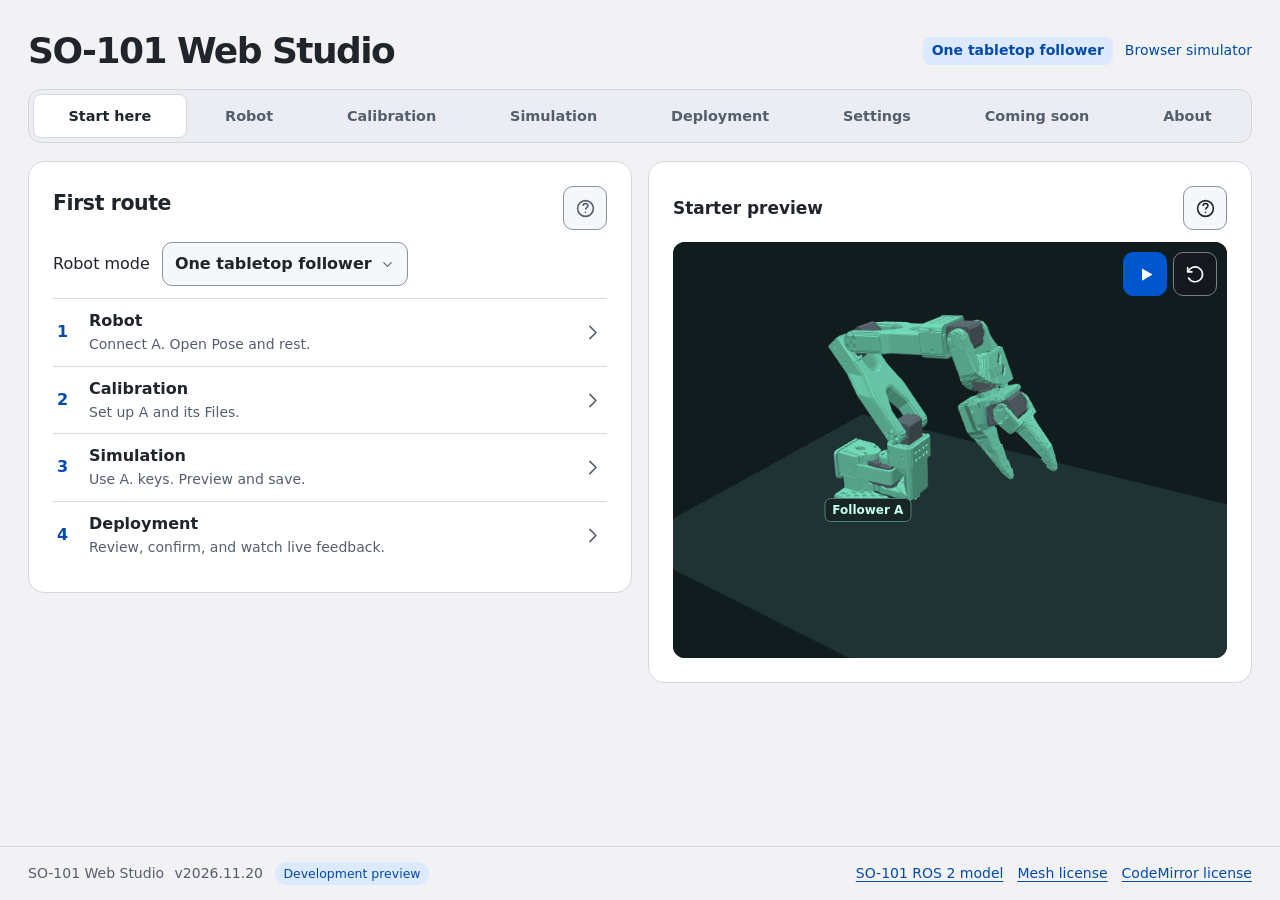
<file: index.html>
<!doctype html>
<html lang="en">
<meta charset="utf-8">
<meta name="viewport" content="width=device-width,initial-scale=1">
<title>SO-101 Web Studio</title>
<link rel="stylesheet" href="vendor/codemirror.css">
<link rel="stylesheet" href="vendor/codemirror-theme.css">
<link rel="stylesheet" href="vendor/codemirror-hint.css">
<link rel="stylesheet" href="studio.css?v=profile-toolbar">
<link rel="stylesheet" href="studio-editor.css?v=export-editor">
<link rel="stylesheet" href="codebook.css?v=independent-cards">
<svg class="studio-glyphs" xmlns="http://www.w3.org/2000/svg" aria-hidden="true" width="0" height="0">
  <symbol id="glyph-help" viewBox="0 0 24 24"><circle cx="12" cy="12" r="9"/><path d="M9.2 9a2.8 2.8 0 0 1 5.6 0c0 2-2.8 2.1-2.8 4.2"/><circle cx="12" cy="16.4" r="0.9" fill="currentColor" stroke="none"/></symbol>
  <symbol id="glyph-close" viewBox="0 0 24 24"><path d="m6 6 12 12M18 6 6 18"/></symbol>
  <symbol id="glyph-expand" viewBox="0 0 24 24"><path d="M8 4H4v4m12-4h4v4M4 16v4h4m12-4v4h-4"/></symbol>
  <symbol id="glyph-collapse" viewBox="0 0 24 24"><path d="M4 8h4V4m12 4h-4V4M4 16h4v4m12-4h-4v4"/></symbol>
  <symbol id="glyph-play" viewBox="0 0 24 24"><path d="m8 5 12 7-12 7z" fill="currentColor" stroke="none"/></symbol>
  <symbol id="glyph-stop" viewBox="0 0 24 24"><rect x="6" y="6" width="12" height="12" rx="2" fill="currentColor" stroke="none"/></symbol>
  <symbol id="glyph-reset" viewBox="0 0 24 24"><path d="M3 4v5h5M3.5 9a8.5 8.5 0 1 1 .6 7"/></symbol>
  <symbol id="glyph-sidebar" viewBox="0 0 24 24"><rect x="3" y="5" width="18" height="14" rx="2"/><path d="M14 5v14m3-10h1m-1 3h1"/></symbol>
  <symbol id="glyph-next" viewBox="0 0 24 24"><path d="m9 5 7 7-7 7"/></symbol>
  <symbol id="glyph-download" viewBox="0 0 24 24"><path d="M12 3v12m-4-4 4 4 4-4M4 16v4h16v-4"/></symbol>
  <symbol id="glyph-upload" viewBox="0 0 24 24"><path d="M12 16V4m-4 4 4-4 4 4M4 16v4h16v-4"/></symbol>
  <symbol id="glyph-copy" viewBox="0 0 24 24"><rect x="8" y="8" width="12" height="12" rx="2"/><path d="M16 4H6a2 2 0 0 0-2 2v10"/></symbol>
  <symbol id="glyph-folder" viewBox="0 0 24 24"><path d="M3 7a2 2 0 0 1 2-2h5l2 2h7a2 2 0 0 1 2 2v8a2 2 0 0 1-2 2H5a2 2 0 0 1-2-2z"/></symbol>
  <symbol id="glyph-trash" viewBox="0 0 24 24"><path d="M4 7h16M9 7V4h6v3m3 0-1 13H7L6 7m4 4v5m4-5v5"/></symbol>
  <symbol id="glyph-save" viewBox="0 0 24 24"><path d="M5 3h12l4 4v14H3V3h2m3 0v6h8V3M7 21v-8h10v8"/></symbol>
  <symbol id="glyph-chevron" viewBox="0 0 24 24"><path d="m6 9 6 6 6-6"/></symbol>
  <symbol id="glyph-check" viewBox="0 0 24 24"><path d="m5 12 4 4L19 6"/></symbol>
  <symbol id="glyph-code" viewBox="0 0 24 24"><path d="m8 7-5 5 5 5m8-10 5 5-5 5m-3-13-2 16"/></symbol>
  <symbol id="glyph-eye" viewBox="0 0 24 24"><path d="M2 12s3.6-6 10-6 10 6 10 6-3.6 6-10 6-10-6-10-6Z"/><circle cx="12" cy="12" r="2.5"/></symbol>
  <symbol id="glyph-new-file" viewBox="0 0 24 24"><path d="M13 3H6a2 2 0 0 0-2 2v14a2 2 0 0 0 2 2h12a2 2 0 0 0 2-2V10l-7-7Zm0 0v7h7M12 13v5m-2.5-2.5h5"/></symbol>
  <symbol id="glyph-search" viewBox="0 0 24 24"><circle cx="10.5" cy="10.5" r="5.7"/><path d="m15 15 5 5"/></symbol>
  <symbol id="glyph-position" viewBox="0 0 24 24"><circle cx="12" cy="12" r="5.5"/><circle cx="12" cy="12" r="1.7"/><path d="M12 2v3m0 14v3M2 12h3m14 0h3"/></symbol>
  <symbol id="glyph-more" viewBox="0 0 24 24"><circle cx="5" cy="12" r="1"/><circle cx="12" cy="12" r="1"/><circle cx="19" cy="12" r="1"/></symbol>
  <symbol id="glyph-archive" viewBox="0 0 24 24"><rect x="3" y="4" width="18" height="5" rx="1"/><path d="M5 9v10a1 1 0 0 0 1 1h12a1 1 0 0 0 1-1V9m-9 4h4"/></symbol>
  <symbol id="glyph-attach" viewBox="0 0 24 24"><path d="M9 15l6-6m-8 7-1 1a3 3 0 0 1-4-4l5-5a3 3 0 0 1 4 0m6 0 1-1a3 3 0 0 1 4 4l-5 5a3 3 0 0 1-4 0"/></symbol>
  <symbol id="glyph-settings" viewBox="0 0 24 24"><path d="M4 7h16M4 17h16M8 4v6m8 4v6"/><circle cx="8" cy="7" r="2"/><circle cx="16" cy="17" r="2"/></symbol>
</svg>
<main id="studio">
<header>
  <h1>SO-101 Web Studio</h1>
  <div class="studio-header-status">
    <p id="mode-status" role="status"></p>
    <p id="connection" class="status" role="status">Browser simulator</p>
  </div>
</header>
<nav aria-label="Studio workspace" role="tablist" class="workspace-tabs">
  <button type="button" id="tab-getting-started" role="tab" aria-selected="true" aria-controls="getting-started" tabindex="0" data-view="getting-started">Start here</button>
  <button type="button" id="tab-hardware" role="tab" aria-selected="false" aria-controls="hardware" tabindex="-1" data-view="hardware">Robot</button>
  <button type="button" id="tab-calibration" role="tab" aria-selected="false" aria-controls="calibration" tabindex="-1" data-view="calibration">Calibration</button>
  <button type="button" id="tab-program" role="tab" aria-selected="false" aria-controls="program" tabindex="-1" data-view="program">Simulation</button>
  <button type="button" id="tab-deployment" role="tab" aria-selected="false" aria-controls="deployment" tabindex="-1" data-view="deployment">Deployment</button>
  <button type="button" id="tab-settings" role="tab" aria-selected="false" aria-controls="settings" tabindex="-1" data-view="settings">Settings</button>
  <button type="button" id="tab-roadmap" role="tab" aria-selected="false" aria-controls="roadmap" tabindex="-1" data-view="roadmap">Coming soon</button>
  <button type="button" id="tab-about" role="tab" aria-selected="false" aria-controls="about" tabindex="-1" data-view="about">About</button>
</nav>
<div class="workspace-tools" aria-label="Workspace tools">
  <button id="codebook-switch" type="button" class="icon-action" role="switch" aria-label="Codebook" aria-checked="false" aria-controls="codebook-panel" hidden><svg viewBox="0 0 24 24" width="21" height="21" fill="none" stroke="currentColor" stroke-width="1.8" stroke-linecap="round" stroke-linejoin="round" aria-hidden="true" focusable="false"><use href="#glyph-sidebar"/></svg></button>
</div>
<section id="getting-started" role="tabpanel" aria-labelledby="tab-getting-started">
  <div class="start-layout">
    <div class="start-steps">
      <div class="rail"><h2>First route</h2><button type="button" class="icon-action card-help" data-help-view="getting-started" aria-label="Help with robot mode" aria-haspopup="dialog"><svg viewBox="0 0 24 24" width="21" height="21" fill="none" stroke="currentColor" stroke-width="1.8" aria-hidden="true"><use href="#glyph-help"/></svg></button></div>
      <div class="mode-picker">
        <label for="robot-mode">Robot mode</label>
        <select id="robot-mode"></select>
      </div>
      <p id="mode-message" class="status" role="status"></p>
      <ol aria-label="First route steps">
        <li><button type="button" data-open-tab="hardware"><span><strong>Robot</strong><small id="guide-connect-step">Connect A. Open Pose and rest.</small></span><svg viewBox="0 0 24 24" width="21" height="21" fill="none" stroke="currentColor" stroke-width="1.8" stroke-linecap="round" stroke-linejoin="round" aria-hidden="true" focusable="false"><use href="#glyph-next"/></svg></button></li>
        <li><button type="button" data-open-tab="calibration"><span><strong>Calibration</strong><small id="guide-calibrate-step">Set up A and its Files.</small></span><svg viewBox="0 0 24 24" width="21" height="21" fill="none" stroke="currentColor" stroke-width="1.8" stroke-linecap="round" stroke-linejoin="round" aria-hidden="true" focusable="false"><use href="#glyph-next"/></svg></button></li>
        <li><button type="button" data-open-tab="program"><span><strong>Simulation</strong><small id="guide-simulate-step">Use A. keys. Preview and save.</small></span><svg viewBox="0 0 24 24" width="21" height="21" fill="none" stroke="currentColor" stroke-width="1.8" stroke-linecap="round" stroke-linejoin="round" aria-hidden="true" focusable="false"><use href="#glyph-next"/></svg></button></li>
        <li><button type="button" data-open-tab="deployment"><span><strong>Deployment</strong><small>Review, confirm, and watch live feedback.</small></span><svg viewBox="0 0 24 24" width="21" height="21" fill="none" stroke="currentColor" stroke-width="1.8" stroke-linecap="round" stroke-linejoin="round" aria-hidden="true" focusable="false"><use href="#glyph-next"/></svg></button></li>
      </ol>
    </div>
    <section class="panel start-demo" aria-labelledby="guide-example">
      <div class="rail"><h3 id="guide-example">Starter preview</h3><button type="button" class="icon-action card-help" data-help-view="preview" aria-label="Help with starter preview" aria-haspopup="dialog"><svg viewBox="0 0 24 24" width="21" height="21" fill="none" stroke="currentColor" stroke-width="1.8" aria-hidden="true"><use href="#glyph-help"/></svg></button></div>
      <div class="preview-stage">
        <canvas id="guide-model" width="720" height="540" tabindex="0" aria-label="Starter preview. Drag or use arrow keys to orbit."></canvas>
        <span id="guide-label-a" class="preview-label" hidden></span>
        <span id="guide-label-b" class="preview-label follower-b" hidden></span>
        <div class="preview-reset preview-actions">
        <button id="guide-play" type="button" class="icon-action primary" aria-label="Play 3D example" disabled><svg viewBox="0 0 24 24" width="21" height="21" fill="none" stroke="currentColor" stroke-width="1.8" stroke-linecap="round" stroke-linejoin="round" aria-hidden="true" focusable="false"><use href="#glyph-play"/></svg></button>
        <button id="guide-camera" type="button" class="icon-action" aria-label="Reset demo view"><svg viewBox="0 0 24 24" width="21" height="21" fill="none" stroke="currentColor" stroke-width="1.8" stroke-linecap="round" stroke-linejoin="round" aria-hidden="true" focusable="false"><use href="#glyph-reset"/></svg></button>
        </div>
      </div>
      <p id="guide-status" class="status" role="status"></p>
    </section>
  </div>
</section>
<div id="program" role="tabpanel" aria-labelledby="tab-program" class="grid" hidden>
  <section class="panel" id="program-editor">
    <div class="rail"><h2><label for="code">Python editor</label></h2><button type="button" class="icon-action card-help" data-help-view="program" aria-label="Help with Python editor" aria-haspopup="dialog"><svg viewBox="0 0 24 24" width="21" height="21" fill="none" stroke="currentColor" stroke-width="1.8" aria-hidden="true"><use href="#glyph-help"/></svg></button></div>
    <div class="editor-toolbar">
      <div class="editor-file-tools">
        <input id="program-name" aria-label="Program name" title="Program name" placeholder="Program name" maxlength="60" value="my-route" autocomplete="off" spellcheck="false">
        <button id="program-save" type="button" class="icon-action" aria-label="Save in browser"><svg viewBox="0 0 24 24" width="21" height="21" fill="none" stroke="currentColor" stroke-width="1.8" stroke-linecap="round" stroke-linejoin="round" aria-hidden="true" focusable="false"><use href="#glyph-save"/></svg></button>
        <button id="program-files" type="button" class="dropdown-trigger file-trigger" aria-haspopup="menu" aria-expanded="false" aria-controls="program-menu" data-studio-menu><svg viewBox="0 0 24 24" width="21" height="21" fill="none" stroke="currentColor" stroke-width="1.8" stroke-linecap="round" stroke-linejoin="round" aria-hidden="true" focusable="false"><use href="#glyph-folder"/></svg><span>Files</span><svg viewBox="0 0 24 24" width="21" height="21" fill="none" stroke="currentColor" stroke-width="1.8" stroke-linecap="round" stroke-linejoin="round" aria-hidden="true" focusable="false"><use href="#glyph-chevron"/></svg></button>
      </div>
      <div class="panel-tools">
        <button id="preview" type="button" class="icon-action primary" aria-label="Preview in 3D"><svg viewBox="0 0 24 24" width="21" height="21" fill="none" stroke="currentColor" stroke-width="1.8" stroke-linecap="round" stroke-linejoin="round" aria-hidden="true" focusable="false"><use href="#glyph-play"/></svg></button>
        <button id="deploy" type="button" class="icon-action" aria-label="Prepare deployment" title="Prepare deployment" hidden disabled><svg viewBox="0 0 24 24" width="21" height="21" fill="none" stroke="currentColor" stroke-width="1.8" stroke-linecap="round" stroke-linejoin="round" aria-hidden="true" focusable="false"><use href="#glyph-upload"/></svg></button>
        <button id="stop-preview" type="button" class="icon-action" aria-label="Stop preview" disabled><svg viewBox="0 0 24 24" width="21" height="21" fill="none" stroke="currentColor" stroke-width="1.8" stroke-linecap="round" stroke-linejoin="round" aria-hidden="true" focusable="false"><use href="#glyph-stop"/></svg></button>
        <button id="expand-editor" type="button" class="icon-action" aria-pressed="false" aria-label="Expand editor"><svg viewBox="0 0 24 24" width="21" height="21" fill="none" stroke="currentColor" stroke-width="1.8" stroke-linecap="round" stroke-linejoin="round" aria-hidden="true" focusable="false"><use href="#glyph-expand"/></svg></button>
      </div>
    </div>
    <div class="editor-frame" id="editor-frame"><div class="editor-gutter" aria-hidden="true" id="code-lines">1</div><textarea id="code" spellcheck="false" autocomplete="off" autocapitalize="off" aria-label="Python program"></textarea></div>
    <p id="program-status" class="status" role="status"></p>
    <input type="file" id="program-file" accept=".py,.json" hidden>
    <div id="program-menu" class="studio-dropdown file-menu" role="menu" aria-labelledby="program-files" popover="auto">
      <div role="group" aria-label="Saved programs and files">
        <div class="menu-heading" aria-hidden="true">Programs and files</div>
        <button id="saved-programs" type="button" role="menuitem" tabindex="-1" aria-haspopup="dialog"><svg viewBox="0 0 24 24" width="21" height="21" fill="none" stroke="currentColor" stroke-width="1.8" stroke-linecap="round" stroke-linejoin="round" aria-hidden="true" focusable="false"><use href="#glyph-folder"/></svg><span>Saved programs…</span></button>
        <button id="program-import" type="button" role="menuitem" tabindex="-1"><svg viewBox="0 0 24 24" width="21" height="21" fill="none" stroke="currentColor" stroke-width="1.8" stroke-linecap="round" stroke-linejoin="round" aria-hidden="true" focusable="false"><use href="#glyph-upload"/></svg><span>Import Python or route JSON…</span></button>
        <button id="program-download" type="button" role="menuitem" tabindex="-1"><svg viewBox="0 0 24 24" width="21" height="21" fill="none" stroke="currentColor" stroke-width="1.8" stroke-linecap="round" stroke-linejoin="round" aria-hidden="true" focusable="false"><use href="#glyph-download"/></svg><span>Download Python source</span></button>
      </div>
      <div role="group" aria-label="LeRobot export">
        <div class="menu-heading" aria-hidden="true">LeRobot export</div>
        <button id="generate-function" type="button" role="menuitem" aria-haspopup="dialog" tabindex="-1"><svg viewBox="0 0 24 24" width="21" height="21" fill="none" stroke="currentColor" stroke-width="1.8" stroke-linecap="round" stroke-linejoin="round" aria-hidden="true" focusable="false"><use href="#glyph-code"/></svg><span>Generate LeRobot function</span></button>
      </div>
    </div>
  </section>
  <section id="simulation-side-panel" class="panel" aria-labelledby="side-panel-heading">
    <div class="rail"><h2 id="side-panel-heading">3D preview</h2><button type="button" class="icon-action card-help" data-help-view="preview" aria-label="Help with 3D preview" aria-haspopup="dialog"><svg viewBox="0 0 24 24" width="21" height="21" fill="none" stroke="currentColor" stroke-width="1.8" aria-hidden="true"><use href="#glyph-help"/></svg></button></div>
    <div id="viewer-panel">
      <div class="preview-stage">
        <canvas id="viewer" width="720" height="540" tabindex="0" aria-label="SO-101 preview. Drag or use arrow keys to orbit."></canvas>
        <span id="viewer-label-a" class="preview-label" hidden></span>
        <span id="viewer-label-b" class="preview-label follower-b" hidden></span>
        <button id="camera" type="button" class="icon-action preview-reset" aria-label="Reset view"><svg viewBox="0 0 24 24" width="21" height="21" fill="none" stroke="currentColor" stroke-width="1.8" stroke-linecap="round" stroke-linejoin="round" aria-hidden="true" focusable="false"><use href="#glyph-reset"/></svg></button>
      </div>
      <p id="live-pose-status" class="status" role="status" hidden></p>
      <p id="active-motor" role="status" hidden></p>
      <p id="preview-status" class="status" role="status"></p>
    </div>
  </section>
  <section id="codebook-panel" class="panel" aria-labelledby="codebook-title" hidden>
    <div class="rail"><h2 id="codebook-title" tabindex="-1">Python Codebook</h2><div class="panel-tools"><button type="button" class="icon-action card-help" data-help-view="codebook" aria-label="Help with Codebook" aria-haspopup="dialog"><svg viewBox="0 0 24 24" width="21" height="21" fill="none" stroke="currentColor" stroke-width="1.8" aria-hidden="true"><use href="#glyph-help"/></svg></button>
      <button id="close-codebook" class="icon-action" type="button" aria-label="Close Codebook"><svg viewBox="0 0 24 24" width="21" height="21" fill="none" stroke="currentColor" stroke-width="1.8" stroke-linecap="round" stroke-linejoin="round" aria-hidden="true" focusable="false"><use href="#glyph-close"/></svg></button>
    </div>
    </div>
      <div class="codebook-body" tabindex="0" role="region" aria-label="Python examples and motor reference">
        <p id="codebook-mode-note"></p>
        <h3>Motor ranges</h3>
        <p id="range-note">Select a motor to highlight it. Use the copy icon for its Python key. A connected arm uses its own calibration.</p>
        <div class="motor-guide">
          <div class="motor-figure">
            <figure class="motor-stage">
              <canvas id="motor-viewer" width="640" height="480" tabindex="0" aria-label="SO-101 motor model. Drag or use the arrow keys to turn the view."></canvas>
              <figcaption class="motor-caption" role="status">
                <strong id="motor-name">Shoulder pan</strong>
                <span id="motor-range"></span>
                <p id="motor-motion"></p>
              </figcaption>
            </figure>
            <p id="motor-view-error" role="status" hidden>The 3D view is unavailable. You can still select a motor and read its range.</p>
            <button id="motor-camera" type="button" class="icon-action" aria-label="Reset motor view"><svg viewBox="0 0 24 24" width="21" height="21" fill="none" stroke="currentColor" stroke-width="1.8" stroke-linecap="round" stroke-linejoin="round" aria-hidden="true" focusable="false"><use href="#glyph-reset"/></svg></button>
          </div>
          <table aria-label="SO-101 motor ranges and Python keys" aria-describedby="range-note">
            <thead><tr><th scope="col">Motor and Python key</th><th scope="col">Default range</th></tr></thead>
            <tbody>
              <tr><th scope="row"><div class="motor-row-controls"><button type="button" data-motor="shoulder_pan" data-motion="Turns the base left or right." aria-pressed="true"><span class="motor-label">Shoulder pan</span></button><div class="motor-key-list"><div><code>A.shoulder_pan.pos</code><button type="button" class="icon-action copy-codebook" data-copy-key="A.shoulder_pan.pos" aria-label="Copy A.shoulder_pan.pos"><svg viewBox="0 0 24 24" width="18" height="18" fill="none" stroke="currentColor" stroke-width="1.8" stroke-linecap="round" stroke-linejoin="round" aria-hidden="true" focusable="false"><use href="#glyph-copy"/></svg></button></div><div data-mode="dual" hidden><code>B.shoulder_pan.pos</code><button type="button" class="icon-action copy-codebook" data-copy-key="B.shoulder_pan.pos" aria-label="Copy B.shoulder_pan.pos"><svg viewBox="0 0 24 24" width="18" height="18" fill="none" stroke="currentColor" stroke-width="1.8" stroke-linecap="round" stroke-linejoin="round" aria-hidden="true" focusable="false"><use href="#glyph-copy"/></svg></button></div></div></div></th><td class="default-range"></td></tr>
              <tr><th scope="row"><div class="motor-row-controls"><button type="button" data-motor="shoulder_lift" data-motion="Raises or lowers the upper arm." aria-pressed="false"><span class="motor-label">Shoulder lift</span></button><div class="motor-key-list"><div><code>A.shoulder_lift.pos</code><button type="button" class="icon-action copy-codebook" data-copy-key="A.shoulder_lift.pos" aria-label="Copy A.shoulder_lift.pos"><svg viewBox="0 0 24 24" width="18" height="18" fill="none" stroke="currentColor" stroke-width="1.8" stroke-linecap="round" stroke-linejoin="round" aria-hidden="true" focusable="false"><use href="#glyph-copy"/></svg></button></div><div data-mode="dual" hidden><code>B.shoulder_lift.pos</code><button type="button" class="icon-action copy-codebook" data-copy-key="B.shoulder_lift.pos" aria-label="Copy B.shoulder_lift.pos"><svg viewBox="0 0 24 24" width="18" height="18" fill="none" stroke="currentColor" stroke-width="1.8" stroke-linecap="round" stroke-linejoin="round" aria-hidden="true" focusable="false"><use href="#glyph-copy"/></svg></button></div></div></div></th><td class="default-range"></td></tr>
              <tr><th scope="row"><div class="motor-row-controls"><button type="button" data-motor="elbow_flex" data-motion="Bends or straightens the elbow." aria-pressed="false"><span class="motor-label">Elbow flex</span></button><div class="motor-key-list"><div><code>A.elbow_flex.pos</code><button type="button" class="icon-action copy-codebook" data-copy-key="A.elbow_flex.pos" aria-label="Copy A.elbow_flex.pos"><svg viewBox="0 0 24 24" width="18" height="18" fill="none" stroke="currentColor" stroke-width="1.8" stroke-linecap="round" stroke-linejoin="round" aria-hidden="true" focusable="false"><use href="#glyph-copy"/></svg></button></div><div data-mode="dual" hidden><code>B.elbow_flex.pos</code><button type="button" class="icon-action copy-codebook" data-copy-key="B.elbow_flex.pos" aria-label="Copy B.elbow_flex.pos"><svg viewBox="0 0 24 24" width="18" height="18" fill="none" stroke="currentColor" stroke-width="1.8" stroke-linecap="round" stroke-linejoin="round" aria-hidden="true" focusable="false"><use href="#glyph-copy"/></svg></button></div></div></div></th><td class="default-range"></td></tr>
              <tr><th scope="row"><div class="motor-row-controls"><button type="button" data-motor="wrist_flex" data-motion="Tilts the gripper up or down." aria-pressed="false"><span class="motor-label">Wrist flex</span></button><div class="motor-key-list"><div><code>A.wrist_flex.pos</code><button type="button" class="icon-action copy-codebook" data-copy-key="A.wrist_flex.pos" aria-label="Copy A.wrist_flex.pos"><svg viewBox="0 0 24 24" width="18" height="18" fill="none" stroke="currentColor" stroke-width="1.8" stroke-linecap="round" stroke-linejoin="round" aria-hidden="true" focusable="false"><use href="#glyph-copy"/></svg></button></div><div data-mode="dual" hidden><code>B.wrist_flex.pos</code><button type="button" class="icon-action copy-codebook" data-copy-key="B.wrist_flex.pos" aria-label="Copy B.wrist_flex.pos"><svg viewBox="0 0 24 24" width="18" height="18" fill="none" stroke="currentColor" stroke-width="1.8" stroke-linecap="round" stroke-linejoin="round" aria-hidden="true" focusable="false"><use href="#glyph-copy"/></svg></button></div></div></div></th><td class="default-range"></td></tr>
              <tr><th scope="row"><div class="motor-row-controls"><button type="button" data-motor="wrist_roll" data-motion="Twists the gripper like a doorknob." aria-pressed="false"><span class="motor-label">Wrist roll</span></button><div class="motor-key-list"><div><code>A.wrist_roll.pos</code><button type="button" class="icon-action copy-codebook" data-copy-key="A.wrist_roll.pos" aria-label="Copy A.wrist_roll.pos"><svg viewBox="0 0 24 24" width="18" height="18" fill="none" stroke="currentColor" stroke-width="1.8" stroke-linecap="round" stroke-linejoin="round" aria-hidden="true" focusable="false"><use href="#glyph-copy"/></svg></button></div><div data-mode="dual" hidden><code>B.wrist_roll.pos</code><button type="button" class="icon-action copy-codebook" data-copy-key="B.wrist_roll.pos" aria-label="Copy B.wrist_roll.pos"><svg viewBox="0 0 24 24" width="18" height="18" fill="none" stroke="currentColor" stroke-width="1.8" stroke-linecap="round" stroke-linejoin="round" aria-hidden="true" focusable="false"><use href="#glyph-copy"/></svg></button></div></div></div></th><td class="default-range"></td></tr>
              <tr><th scope="row"><div class="motor-row-controls"><button type="button" data-motor="gripper" data-motion="Opens or closes the jaws." aria-pressed="false"><span class="motor-label">Gripper</span></button><div class="motor-key-list"><div><code>A.gripper.pos</code><button type="button" class="icon-action copy-codebook" data-copy-key="A.gripper.pos" aria-label="Copy A.gripper.pos"><svg viewBox="0 0 24 24" width="18" height="18" fill="none" stroke="currentColor" stroke-width="1.8" stroke-linecap="round" stroke-linejoin="round" aria-hidden="true" focusable="false"><use href="#glyph-copy"/></svg></button></div><div data-mode="dual" hidden><code>B.gripper.pos</code><button type="button" class="icon-action copy-codebook" data-copy-key="B.gripper.pos" aria-label="Copy B.gripper.pos"><svg viewBox="0 0 24 24" width="18" height="18" fill="none" stroke="currentColor" stroke-width="1.8" stroke-linecap="round" stroke-linejoin="round" aria-hidden="true" focusable="false"><use href="#glyph-copy"/></svg></button></div></div></div></th><td class="default-range"></td></tr>
            </tbody>
          </table>
        </div>
        <p id="codebook-copy-status" class="status" role="status"></p>

        <div class="code-example-title"><h3>1. Give a motor a target angle</h3><button type="button" class="icon-action copy-codebook" data-copy-example="codebook-example-1" aria-label="Copy example — 1. Give a motor a target angle"><svg viewBox="0 0 24 24" width="18" height="18" fill="none" stroke="currentColor" stroke-width="1.8" stroke-linecap="round" stroke-linejoin="round" aria-hidden="true" focusable="false"><use href="#glyph-copy"/></svg></button></div>
        <pre><code id="codebook-example-1">def route(robot):
    robot.send_action({"A.wrist_roll.pos": -5})
    robot.send_action({"A.wrist_roll.pos": 0})</code></pre>
        <ol>
          <li><code>def route(robot):</code> names the function. Indent its instructions by four spaces.</li>
          <li><code>robot.send_action(...)</code> gives one motor a target. The quoted key picks the motor and the number sets the angle in degrees.</li>
          <li>The wrist goes to −5° first and then 0°. Change −5 to −10 and preview again to see the difference.</li>
        </ol>

        <div class="code-example-title"><h3>2. Move a few degrees from where you start</h3><button type="button" class="icon-action copy-codebook" data-copy-example="codebook-example-2" aria-label="Copy example — 2. Move a few degrees from where you start"><svg viewBox="0 0 24 24" width="18" height="18" fill="none" stroke="currentColor" stroke-width="1.8" stroke-linecap="round" stroke-linejoin="round" aria-hidden="true" focusable="false"><use href="#glyph-copy"/></svg></button></div>
        <pre><code id="codebook-example-2">def route(robot):
    start = robot.get_observation()
    robot.send_action({"A.shoulder_pan.pos": start["A.shoulder_pan.pos"] + 8})
    robot.send_action({"A.shoulder_pan.pos": start["A.shoulder_pan.pos"]})</code></pre>
        <p><code>get_observation()</code> records the route’s starting positions. <code>start["shoulder_pan.pos"]</code> picks the base angle from those readings. If it starts at 10°, adding 8 sends it to 18°. The last line sends it back to 10°. You can skip the observation line when all targets are fixed numbers. Every key still starts with A. or B.</p>

        <div class="code-example-title"><h3>3. Open and close the gripper</h3><button type="button" class="icon-action copy-codebook" data-copy-example="codebook-example-3" aria-label="Copy example — 3. Open and close the gripper"><svg viewBox="0 0 24 24" width="18" height="18" fill="none" stroke="currentColor" stroke-width="1.8" stroke-linecap="round" stroke-linejoin="round" aria-hidden="true" focusable="false"><use href="#glyph-copy"/></svg></button></div>
        <pre><code id="codebook-example-3">def route(robot):
    robot.send_action({"A.gripper.pos": 45})
    robot.send_action({"A.gripper.pos": 33})</code></pre>
        <p>The gripper uses a percentage of its travel, from 0 to 100.</p>

        <div class="code-example-title"><h3>4. Move two joints together</h3><button type="button" class="icon-action copy-codebook" data-copy-example="codebook-example-4" aria-label="Copy example — 4. Move two joints together"><svg viewBox="0 0 24 24" width="18" height="18" fill="none" stroke="currentColor" stroke-width="1.8" stroke-linecap="round" stroke-linejoin="round" aria-hidden="true" focusable="false"><use href="#glyph-copy"/></svg></button></div>
        <pre><code id="codebook-example-4">def route(robot):
    wrist_angle: float = -5.0
    robot.send_action({
        "A.wrist_roll.pos": wrist_angle,
        "A.gripper.pos": 45,
    })
    robot.send_action({"A.wrist_roll.pos": 0, "A.gripper.pos": 33})</code></pre>
        <p>Targets inside the same <code>send_action()</code> move together. Studio waits for both targets before starting the next call. The optional <code>: float</code> type hint tells readers that the variable can contain a decimal. Use <code>: int</code> for a whole number. Type <code>robot.</code> or start typing a quoted joint key for suggestions.</p>
        <p>Try grouped moves in the 3D preview first. For a physical run, connect a calibrated arm by USB and check the path of all moving joints together before confirming.</p>

        <section id="codebook-dual-example" hidden>
        <div class="code-example-title"><h3>Move both arms and return to rest</h3><button type="button" class="icon-action copy-codebook" data-copy-example="codebook-example-5" aria-label="Copy example — Move both arms and return to rest"><svg viewBox="0 0 24 24" width="18" height="18" fill="none" stroke="currentColor" stroke-width="1.8" stroke-linecap="round" stroke-linejoin="round" aria-hidden="true" focusable="false"><use href="#glyph-copy"/></svg></button></div>
        <pre><code id="codebook-example-5">def route(robot):
    start = robot.get_observation()
    robot.send_action({
        "A.wrist_roll.pos": start["A.wrist_roll.pos"] - 5,
        "B.wrist_roll.pos": start["B.wrist_roll.pos"] + 5,
    })
    robot.send_action({
        "A.wrist_roll.pos": start["A.wrist_roll.pos"],
        "B.wrist_roll.pos": start["B.wrist_roll.pos"],
    })</code></pre>
        <ol>
          <li>A is the robot’s right arm. B is its left arm. Both face forward in the shared preview.</li>
          <li><code>start</code> records the starting positions. Each wrist’s starting angle is its rest target for this exercise.</li>
          <li>The first call moves A’s wrist −5° and B’s wrist +5° together. The second call returns both to their recorded angles.</li>
          <li>Preview first. Watch both wrist motors highlight during each step, then clear when the route ends.</li>
        </ol>
        <p>For a physical run, connect both arms and read each current pose before previewing. To start from saved rest, open Pose and rest on each arm’s card and use Return to rest first.</p>
        </section>
        <div class="code-example-title"><h3>5. Repeat a move with a loop</h3><button type="button" class="icon-action copy-codebook" data-copy-example="codebook-example-6" aria-label="Copy example — 5. Repeat a move with a loop"><svg viewBox="0 0 24 24" width="18" height="18" fill="none" stroke="currentColor" stroke-width="1.8" stroke-linecap="round" stroke-linejoin="round" aria-hidden="true" focusable="false"><use href="#glyph-copy"/></svg></button></div>
        <pre><code id="codebook-example-6">def route(robot):
    start = robot.get_observation()
    turn = 6
    for attempt in range(2):
        robot.send_action({"A.shoulder_pan.pos": start["A.shoulder_pan.pos"] + (turn + attempt * 2)})
        robot.send_action({"A.shoulder_pan.pos": start["A.shoulder_pan.pos"]})</code></pre>
        <p><code>range(2)</code> repeats the indented lines twice. Python starts counting at 0, so the first turn adds 6° and the second adds 8°. Change <code>turn</code> to 3 and predict both turns before previewing. Keep each route to 32 moves or fewer.</p>

        <section data-mode="single">
        <div class="code-example-title"><h3>Export to your project</h3><button type="button" class="icon-action copy-codebook" data-copy-example="codebook-example-7" aria-label="Copy example — Export to your project"><svg viewBox="0 0 24 24" width="18" height="18" fill="none" stroke="currentColor" stroke-width="1.8" stroke-linecap="round" stroke-linejoin="round" aria-hidden="true" focusable="false"><use href="#glyph-copy"/></svg></button></div>
        <p>Open <strong>Files</strong> and choose <strong>Generate LeRobot function</strong>. The downloaded module uses your connected, calibrated <code>SO101Follower</code> with <code>use_degrees=True</code> and reads position feedback while moving.</p>
        <pre><code id="codebook-example-7">from my_route_lerobot import run_route

run_route(robot)</code></pre>
        </section>
        <section data-mode="dual" hidden>
          <h3>Save and export</h3>
          <p>Name the program and select the save icon to keep it in this browser. In Files, choose Download Python source to keep the full A/B route.</p>
          <p>Generate LeRobot function supports one named arm per export. Download Python source to keep a complete two-arm route.</p>
        </section>
        <p>In Web Studio, select <strong>Start here</strong> for connection and calibration instructions. After previewing, choose the <strong>Prepare deployment</strong> icon beside Play in Simulation and review the full route with your teacher. Select <strong>Confirm and run route</strong> once to run the moves in order.</p>
      </div>
  </section>
</div>
<div id="deployment" role="tabpanel" aria-labelledby="tab-deployment" class="grid" hidden>
  <section class="panel">
    <div class="rail"><h2>Route review</h2><button type="button" class="icon-action card-help" data-help-view="deployment" aria-label="Help with route review" aria-haspopup="dialog"><svg viewBox="0 0 24 24" width="21" height="21" fill="none" stroke="currentColor" stroke-width="1.8" aria-hidden="true"><use href="#glyph-help"/></svg></button></div>
    <p id="deployment-status" class="status" role="status">Complete a preview in Simulation, then select Prepare deployment beside Play.</p>
    <section id="replay" hidden>
      <h3 id="physical-title">Follower A</h3>
      <p id="step-status" class="status" role="status"></p>
      <p id="route-feedback" hidden></p>
      <ol id="route-targets" aria-label="Reviewed movement targets" hidden></ol>
      <div class="actions"><button id="move" class="primary">Confirm and run route</button><button id="stop-motion" class="stop labeled-action" disabled><svg viewBox="0 0 24 24" width="21" height="21" fill="none" stroke="currentColor" stroke-width="1.8" stroke-linecap="round" stroke-linejoin="round" aria-hidden="true" focusable="false"><use href="#glyph-stop"/></svg><span>Stop route</span></button><button id="discard">Discard remaining steps</button></div>
      <p id="move-result" class="status" role="status"></p>
    </section>
  </section>
</div>
<section id="hardware" role="tabpanel" aria-labelledby="tab-hardware" hidden>
  <div class="rail"><h2 id="hardware-title">Robot components</h2><span id="component-count"></span></div>
  <div id="robot-components" class="component-grid" aria-label="Robot components">
    <article id="component-A" class="component-card" aria-labelledby="component-title-A">
      <div class="rail"><h3 id="component-title-A">Arm A</h3><div class="panel-tools"><button type="button" class="icon-action card-help" data-help-view="hardware" data-help-component="A" aria-label="Help with arm A connection" aria-haspopup="dialog"><svg viewBox="0 0 24 24" width="21" height="21" fill="none" stroke="currentColor" stroke-width="1.8" aria-hidden="true"><use href="#glyph-help"/></svg></button></div></div>
      <p id="usb-status-A" class="component-state">Disconnected</p>
      <p id="component-servo-A" class="component-calibration">Servo settings · Not checked</p><p id="component-calibration-A" class="component-calibration">Calibration file · None selected</p>
      <div class="component-actions">
        <button type="button" class="primary" data-component="A" data-component-action="connect">Connect USB</button>
        <button id="component-controls-trigger-A" type="button" data-component="A" data-component-action="controls" aria-controls="A-component-controls" aria-expanded="false">Pose and rest</button>
      </div>
    </article>
    <article id="component-B" class="component-card" aria-labelledby="component-title-B" hidden>
      <div class="rail"><h3 id="component-title-B">Left arm</h3><div class="panel-tools"><button type="button" class="icon-action card-help" data-help-view="hardware" data-help-component="B" aria-label="Help with arm B connection" aria-haspopup="dialog"><svg viewBox="0 0 24 24" width="21" height="21" fill="none" stroke="currentColor" stroke-width="1.8" aria-hidden="true"><use href="#glyph-help"/></svg></button></div></div>
      <p id="usb-status-B" class="component-state">Disconnected</p>
      <p id="component-servo-B" class="component-calibration">Servo settings · Not checked</p><p id="component-calibration-B" class="component-calibration">Calibration file · None selected</p>
      <div class="component-actions">
        <button type="button" class="primary" data-component="B" data-component-action="connect">Connect USB</button>
        <button id="component-controls-trigger-B" type="button" data-component="B" data-component-action="controls" aria-controls="B-component-controls" aria-expanded="false">Pose and rest</button>
      </div>
    </article>
  </div>
</section>
<div id="calibration" role="tabpanel" aria-labelledby="tab-calibration" hidden></div>
<div id="settings" role="tabpanel" aria-labelledby="tab-settings" class="component-grid" hidden></div>

<section id="roadmap" class="workspace-page" role="tabpanel" aria-labelledby="tab-roadmap" hidden>
  <h2>From SO-101 to XLeRobot</h2>
  <ol class="roadmap-list">
    <li data-task-stage="single"><h3><button class="roadmap-task" type="button" data-stage-action="single">One tabletop follower<svg viewBox="0 0 24 24" width="21" height="21" fill="none" stroke="currentColor" stroke-width="1.8" stroke-linecap="round" stroke-linejoin="round" aria-hidden="true" focusable="false"><use href="#glyph-next"/></svg></button></h3><span class="stage-status">Available now</span><p>Write a Python route, preview it in 3D, then replay it over USB on one SO-101.</p></li>
    <li data-task-stage="dual" data-requires="Two-arm mode is being tested on the dev branch."><h3><button class="roadmap-task" type="button" data-stage-action="dual">Two tabletop followers<svg viewBox="0 0 24 24" width="21" height="21" fill="none" stroke="currentColor" stroke-width="1.8" stroke-linecap="round" stroke-linejoin="round" aria-hidden="true" focusable="false"><use href="#glyph-next"/></svg></button></h3><span class="stage-status">Coming soon</span><p>Calibrate each arm, then connect both and program a route for one or both followers. No cameras needed.</p></li>
    <li data-task-stage="webcams" data-requires="Two USB webcams, camera access, and object tracking for each arm."><h3><button class="roadmap-task" type="button" data-stage-action="webcams">One webcam per arm<svg viewBox="0 0 24 24" width="21" height="21" fill="none" stroke="currentColor" stroke-width="1.8" stroke-linecap="round" stroke-linejoin="round" aria-hidden="true" focusable="false"><use href="#glyph-next"/></svg></button></h3><p>Use basic computer vision to find an object. Let each arm move to its own target.</p></li>
    <li data-task-stage="depth" data-requires="A shared depth camera and a common coordinate frame for both arms."><h3><button class="roadmap-task" type="button" data-stage-action="depth">Shared depth camera<svg viewBox="0 0 24 24" width="21" height="21" fill="none" stroke="currentColor" stroke-width="1.8" stroke-linecap="round" stroke-linejoin="round" aria-hidden="true" focusable="false"><use href="#glyph-next"/></svg></button></h3><p>Locate objects in 3D and coordinate the arms for tasks such as holding with one arm and picking with the other.</p></li>
    <li data-task-stage="base" data-requires="A mobile base, drive controller, and a tested stop control."><h3><button class="roadmap-task" type="button" data-stage-action="base">Cart and mobile base<svg viewBox="0 0 24 24" width="21" height="21" fill="none" stroke="currentColor" stroke-width="1.8" stroke-linecap="round" stroke-linejoin="round" aria-hidden="true" focusable="false"><use href="#glyph-next"/></svg></button></h3><p>Mount both arms on the base. Practise driving, turning, and stopping with the arms parked.</p></li>
    <li data-task-stage="navigation" data-requires="A working base, a depth camera, and obstacle detection."><h3><button class="roadmap-task" type="button" data-stage-action="navigation">Depth-based navigation<svg viewBox="0 0 24 24" width="21" height="21" fill="none" stroke="currentColor" stroke-width="1.8" stroke-linecap="round" stroke-linejoin="round" aria-hidden="true" focusable="false"><use href="#glyph-next"/></svg></button></h3><p>Use the depth camera to see obstacles and navigate to a target.</p></li>
    <li data-task-stage="pick" data-requires="Verified base navigation and tabletop grasp routines."><h3><button class="roadmap-task" type="button" data-stage-action="pick">Navigate, then grab<svg viewBox="0 0 24 24" width="21" height="21" fill="none" stroke="currentColor" stroke-width="1.8" stroke-linecap="round" stroke-linejoin="round" aria-hidden="true" focusable="false"><use href="#glyph-next"/></svg></button></h3><p>Drive to an object, stop and line up, then use the arms to pick it up.</p></li>
    <li data-task-stage="onboard" data-requires="A Raspberry Pi or similar onboard computer, compatible drivers, and a power supply."><h3><button class="roadmap-task" type="button" data-stage-action="onboard">Onboard XLeRobot<svg viewBox="0 0 24 24" width="21" height="21" fill="none" stroke="currentColor" stroke-width="1.8" stroke-linecap="round" stroke-linejoin="round" aria-hidden="true" focusable="false"><use href="#glyph-next"/></svg></button></h3><p>Move control from the laptop to a Raspberry Pi or similar onboard computer. Run navigation, vision, and arm control together.</p></li>
  </ol>
</section>
<section id="about" class="workspace-page" role="tabpanel" aria-labelledby="tab-about" hidden>
  <h2>About Web Studio</h2>
  <p>Students learn to program a robot arm in Python, test routes on a 3D SO-101, and run reviewed routes on a real follower over USB.</p>
  <dl class="about-list">
    <div><dt>Simulation</dt><dd>Runs in the browser. No arm required.</dd></div>
    <div><dt>USB control</dt><dd>Use desktop Chrome or Edge on Mac or Windows. Connect one or two calibrated followers using separate USB adapters.</dd></div>
    <div><dt>LeRobot projects</dt><dd>Export a Python function for a connected <code>SO101Follower</code>.</dd></div>
  </dl>
  <p>Model and editor credits are in the footer.</p>
</section>
<dialog id="task-details" class="help-sheet" aria-labelledby="task-title">
  <form method="dialog">
    <div class="rail">
      <h2 id="task-title"></h2>
      <button type="submit" class="icon-action" aria-label="Close task details" autofocus><svg viewBox="0 0 24 24" width="21" height="21" fill="none" stroke="currentColor" stroke-width="1.8" stroke-linecap="round" stroke-linejoin="round" aria-hidden="true" focusable="false"><use href="#glyph-close"/></svg></button>
    </div>
    <p id="task-description"></p>
    <h3>What you’ll need</h3>
    <p id="task-requirements"></p>
  </form>
</dialog>
<dialog id="export-dialog" class="export-sheet" aria-labelledby="export-title">
  <div class="rail">
    <h2 id="export-title">LeRobot function</h2>
    <div class="panel-tools">
      <button id="copy-function" type="button" class="icon-action" aria-label="Copy function" disabled><svg viewBox="0 0 24 24" width="21" height="21" fill="none" stroke="currentColor" stroke-width="1.8" stroke-linecap="round" stroke-linejoin="round" aria-hidden="true" focusable="false"><use href="#glyph-copy"/></svg></button>
      <button id="download-function" type="button" class="icon-action" aria-label="Download function" disabled><svg viewBox="0 0 24 24" width="21" height="21" fill="none" stroke="currentColor" stroke-width="1.8" stroke-linecap="round" stroke-linejoin="round" aria-hidden="true" focusable="false"><use href="#glyph-download"/></svg></button>
      <form method="dialog"><button id="close-export" type="submit" class="icon-action" aria-label="Close export" autofocus><svg viewBox="0 0 24 24" width="21" height="21" fill="none" stroke="currentColor" stroke-width="1.8" stroke-linecap="round" stroke-linejoin="round" aria-hidden="true" focusable="false"><use href="#glyph-close"/></svg></button></form>
    </div>
  </div>
  <div id="export-loading" class="export-loading" role="status" hidden><span class="export-spinner" aria-hidden="true"></span>Generating…</div>
  <p id="export-status" class="status" role="status"></p>
  <div id="export-frame" class="editor-frame" hidden>
    <textarea id="export-code" aria-label="Generated LeRobot Python code" spellcheck="false" autocomplete="off" autocapitalize="off"></textarea>
  </div>
</dialog>
<dialog id="saved-programs-dialog" aria-labelledby="saved-programs-title">
  <div class="rail">
    <h2 id="saved-programs-title">Saved programs</h2>
    <form method="dialog"><button type="submit" class="icon-action" aria-label="Close saved programs"><svg viewBox="0 0 24 24" width="21" height="21" fill="none" stroke="currentColor" stroke-width="1.8" stroke-linecap="round" stroke-linejoin="round" aria-hidden="true" focusable="false"><use href="#glyph-close"/></svg></button></form>
  </div>
  <label for="program-library">Program</label>
  <select id="program-library"></select>
  <p id="saved-programs-status" class="status" role="status"></p>
  <div class="actions">
    <button id="program-open" type="button" class="primary" disabled>Open program</button>
    <button id="program-delete" type="button" class="icon-action" aria-label="Delete program" disabled><svg viewBox="0 0 24 24" width="21" height="21" fill="none" stroke="currentColor" stroke-width="1.8" stroke-linecap="round" stroke-linejoin="round" aria-hidden="true" focusable="false"><use href="#glyph-trash"/></svg></button>
  </div>
</dialog>
<dialog id="help-dialog" class="help-sheet" aria-labelledby="help-title">
  <form method="dialog">
    <div class="rail">
      <h2 id="help-title"></h2>
      <button type="submit" class="icon-action" aria-label="Close guide" autofocus><svg viewBox="0 0 24 24" width="21" height="21" fill="none" stroke="currentColor" stroke-width="1.8" stroke-linecap="round" aria-hidden="true"><use href="#glyph-close"/></svg></button>
    </div>
    <div id="help-content"></div>
  </form>
</dialog>
<template id="arm-controls-template">  <section data-field="component-controls" class="panel component-controls" hidden aria-labelledby="component-controls-title">
  <div class="rail"><h2 data-field="component-controls-title">Arm A controls</h2><div class="panel-tools"><button type="button" class="icon-action card-help" data-help-view="hardware" aria-label="Help with component controls" aria-haspopup="dialog"><svg viewBox="0 0 24 24" width="21" height="21" fill="none" stroke="currentColor" stroke-width="1.8" aria-hidden="true"><use href="#glyph-help"/></svg></button><button data-field="component-controls-close" type="button" class="icon-action" aria-label="Close component controls"><svg viewBox="0 0 24 24" width="21" height="21" fill="none" stroke="currentColor" stroke-width="1.8" aria-hidden="true"><use href="#glyph-close"/></svg></button></div></div>
  <p data-field="connection-instructions"></p>
  <p data-field="usb-help" class="status" role="status"></p>
  <div class="actions" role="group" aria-label="Connection">
    <button data-field="connect-usb" class="primary" hidden>Connect by USB</button>
    <button data-field="read-pose" type="button" class="icon-action" aria-label="Read current pose" disabled><svg viewBox="0 0 24 24" width="21" height="21" fill="none" stroke="currentColor" stroke-width="1.8" stroke-linecap="round" stroke-linejoin="round" aria-hidden="true" focusable="false"><use href="#glyph-position"/></svg></button>
    <button data-field="disconnect" type="button" class="icon-action" aria-label="Disconnect this arm"><svg viewBox="0 0 24 24" width="21" height="21" fill="none" stroke="currentColor" stroke-width="1.8" aria-hidden="true"><use href="#glyph-close"/></svg></button>
  </div>
  <div data-field="rest-actions" class="actions rest-actions" role="group" aria-label="Rest pose" hidden>
    <span>Rest pose</span>
    <button data-field="save-rest" type="button" class="icon-action" aria-label="Save current pose as rest" disabled><svg viewBox="0 0 24 24" width="21" height="21" fill="none" stroke="currentColor" stroke-width="1.8" stroke-linecap="round" stroke-linejoin="round" aria-hidden="true" focusable="false"><use href="#glyph-save"/></svg></button>
    <button data-field="return-rest" type="button" class="icon-action" aria-label="Return this arm to rest"><svg viewBox="0 0 24 24" width="21" height="21" fill="none" stroke="currentColor" stroke-width="1.8" aria-hidden="true"><use href="#glyph-reset"/></svg></button>
    <button data-field="stop-rest" class="stop labeled-action" hidden><svg viewBox="0 0 24 24" width="21" height="21" fill="none" stroke="currentColor" stroke-width="1.8" stroke-linecap="round" stroke-linejoin="round" aria-hidden="true" focusable="false"><use href="#glyph-stop"/></svg><span>Stop return to rest</span></button>
  </div>
  <p data-field="arm-status" class="status" role="status">Connect this arm’s USB adapter.</p>
  <pre data-field="pose-sample"></pre>
  </section></template>
<template id="arm-calibration-template">
  <section class="panel">
    <div class="rail"><h2 data-field="calibration-title" tabindex="-1">Calibrate follower A</h2><div class="panel-tools"><p data-field="cal-follower">Follower A</p><button type="button" class="icon-action card-help" data-help-view="calibration" aria-label="Help with arm calibration" aria-haspopup="dialog"><svg viewBox="0 0 24 24" width="21" height="21" fill="none" stroke="currentColor" stroke-width="1.8" aria-hidden="true"><use href="#glyph-help"/></svg></button></div></div>
    <p data-field="calibration-instructions"></p>
    <p class="servo-readback">Servo settings · <span data-field="servo-settings">Not checked</span></p>
    <div class="calibration-assignment">
      <div><strong>Calibration file</strong><p data-field="profile-calibration"></p></div>
    </div>
    <div class="actions">
      <button data-field="cal-start" class="primary">Calibrate new</button>
      <button data-field="cal-actions" type="button" class="icon-action" aria-label="Calibration actions" aria-haspopup="menu" aria-expanded="false" aria-controls="cal-actions-menu" data-studio-menu><svg viewBox="0 0 24 24" width="21" height="21" fill="none" stroke="currentColor" stroke-width="1.8" aria-hidden="true"><use href="#glyph-more"/></svg></button>
      <div data-field="cal-actions-menu" class="studio-dropdown action-menu" role="menu" aria-label="Calibration actions" popover="auto">
<button data-field="cal-apply" type="button" role="menuitem" tabindex="-1"><svg viewBox="0 0 24 24" width="20" height="20" fill="none" stroke="currentColor" stroke-width="1.8" aria-hidden="true"><use href="#glyph-reset"/></svg><span>Restore saved calibration</span></button><button data-field="cal-read" type="button" role="menuitem" tabindex="-1"><svg viewBox="0 0 24 24" width="20" height="20" fill="none" stroke="currentColor" stroke-width="1.8" aria-hidden="true"><use href="#glyph-eye"/></svg><span>Read servo settings</span></button><button data-field="cal-default" type="button" role="menuitem" tabindex="-1"><svg viewBox="0 0 24 24" width="20" height="20" fill="none" stroke="currentColor" stroke-width="1.8" aria-hidden="true"><use href="#glyph-close"/></svg><span>Clear file assignment</span></button>
      </div>
    </div>
    <div class="actions" data-field="cal-controls" hidden><button data-field="cal-next" class="primary">Capture midpoint</button><button data-field="cal-cancel">Cancel calibration</button></div>
    <p data-field="cal-status-message" class="status" role="status"></p>
    <pre data-field="arm-sample"></pre>
  </section>
  <section class="panel settings-panel">
    <div class="rail"><h2 data-field="calibration-files-title">Arm calibration files</h2><button type="button" class="icon-action card-help" data-help-view="calibration-files" aria-label="Help with calibration files" aria-haspopup="dialog"><svg viewBox="0 0 24 24" width="21" height="21" fill="none" stroke="currentColor" stroke-width="1.8" aria-hidden="true"><use href="#glyph-help"/></svg></button></div>
    <p>Use a calibration file from this same arm.</p>
    <div class="actions calibration-file-toolbar">
      <input data-field="cal-name" aria-label="Calibration file name" title="Calibration file name" maxlength="60" placeholder="follower-a" autocomplete="off" spellcheck="false">
      <button data-field="cal-save" type="button" class="icon-action primary" aria-label="Save calibration in browser"><svg viewBox="0 0 24 24" width="21" height="21" fill="none" stroke="currentColor" stroke-width="1.8" aria-hidden="true"><use href="#glyph-save"/></svg></button>
      <button data-field="cal-files" type="button" class="dropdown-trigger file-trigger" aria-haspopup="menu" aria-expanded="false" aria-controls="cal-file-menu" data-studio-menu><svg viewBox="0 0 24 24" width="21" height="21" fill="none" stroke="currentColor" stroke-width="1.8" aria-hidden="true"><use href="#glyph-folder"/></svg><span>Files</span><svg viewBox="0 0 24 24" width="21" height="21" fill="none" stroke="currentColor" stroke-width="1.8" aria-hidden="true"><use href="#glyph-chevron"/></svg></button>
    </div>
    <div data-field="cal-file-menu" class="studio-dropdown file-menu" role="menu" aria-label="Calibration files" popover="auto">
      <div role="group" aria-label="Saved calibrations and files">
        <div class="menu-heading" aria-hidden="true">Calibration files</div>
        <button data-field="cal-saved" type="button" role="menuitem" tabindex="-1" aria-haspopup="dialog"><svg viewBox="0 0 24 24" width="21" height="21" fill="none" stroke="currentColor" stroke-width="1.8" aria-hidden="true"><use href="#glyph-folder"/></svg><span>Saved calibrations…</span></button>        <button data-field="cal-import" type="button" role="menuitem" tabindex="-1"><svg viewBox="0 0 24 24" width="21" height="21" fill="none" stroke="currentColor" stroke-width="1.8" aria-hidden="true"><use href="#glyph-upload"/></svg><span>Import JSON…</span></button>        <button data-field="cal-new" type="button" role="menuitem" tabindex="-1"><svg viewBox="0 0 24 24" width="21" height="21" fill="none" stroke="currentColor" stroke-width="1.8" aria-hidden="true"><use href="#glyph-new-file"/></svg><span>New calibration file</span></button>
      </div>
      <div role="group" aria-label="File assignment and archive">
        <button data-field="cal-use" type="button" role="menuitem" tabindex="-1"><svg viewBox="0 0 24 24" width="21" height="21" fill="none" stroke="currentColor" stroke-width="1.8" aria-hidden="true"><use href="#glyph-attach"/></svg><span>Use for this arm</span></button>        <button data-field="cal-archive" type="button" role="menuitem" tabindex="-1"><svg viewBox="0 0 24 24" width="21" height="21" fill="none" stroke="currentColor" stroke-width="1.8" aria-hidden="true"><use href="#glyph-archive"/></svg><span>Archive selected file</span></button>
      </div>
    </div>
    <input data-field="cal-file" type="file" accept=".json" hidden>
    <label for="cal-text">Calibration JSON</label>
    <textarea data-field="cal-text" spellcheck="false"></textarea>
    <dialog data-field="cal-saved-dialog" aria-labelledby="cal-saved-title">
      <div class="rail"><h2 data-field="cal-saved-title">Saved calibration files</h2>
        <form method="dialog"><button type="submit" class="icon-action" aria-label="Close saved calibrations"><svg viewBox="0 0 24 24" width="21" height="21" fill="none" stroke="currentColor" stroke-width="1.8" aria-hidden="true"><use href="#glyph-close"/></svg></button></form>
      </div>
      <label for="cal-library">Calibration file</label>
      <select data-field="cal-library" aria-label="Saved calibration files"></select>
      <p data-field="cal-saved-status" class="status" role="status"></p>
      <div class="actions"><button data-field="cal-view" type="button" class="icon-action primary" aria-label="Open selected calibration file" disabled><svg viewBox="0 0 24 24" width="21" height="21" fill="none" stroke="currentColor" stroke-width="1.8" aria-hidden="true"><use href="#glyph-eye"/></svg></button></div>
    </dialog>
    <p data-field="cal-files-status" class="status" role="status"></p>
  </section>
</template>
<template id="arm-settings-template">
  <section class="panel settings-panel">
    <div class="rail"><h2 data-field="settings-title" tabindex="-1">Follower A profile</h2><button type="button" class="icon-action card-help" data-help-view="settings" aria-label="Help with component settings" aria-haspopup="dialog"><svg viewBox="0 0 24 24" width="21" height="21" fill="none" stroke="currentColor" stroke-width="1.8" aria-hidden="true"><use href="#glyph-help"/></svg></button></div>
    <p data-field="settings-scope" class="status" role="status"></p>
    <label for="profile-id">LeRobot ID</label>
    <div class="actions profile-toolbar">
      <input data-field="profile-id" placeholder="LeRobot ID" autocomplete="off" spellcheck="false">
      <button data-field="profile-save" type="button" class="icon-action primary" aria-label="Save profile"><svg viewBox="0 0 24 24" width="21" height="21" fill="none" stroke="currentColor" stroke-width="1.8" aria-hidden="true"><use href="#glyph-save"/></svg></button>
      <button data-field="profile-actions" type="button" class="icon-action" aria-label="Profile actions" aria-haspopup="menu" aria-expanded="false" aria-controls="profile-menu" data-studio-menu><svg viewBox="0 0 24 24" width="21" height="21" fill="none" stroke="currentColor" stroke-width="1.8" aria-hidden="true"><use href="#glyph-more"/></svg></button>
    </div>
    <div data-field="profile-menu" class="studio-dropdown action-menu" role="menu" aria-label="Profile actions" popover="auto">
      <button data-field="profile-remove" type="button" role="menuitem" tabindex="-1"><svg viewBox="0 0 24 24" width="21" height="21" fill="none" stroke="currentColor" stroke-width="1.8" aria-hidden="true"><use href="#glyph-trash"/></svg><span>Remove profile</span></button>
    </div>
    <p data-field="settings-status" class="status" role="status"></p>
    <details class="settings-advanced">
      <summary>Advanced settings</summary>
      <p>Set each direction after comparing the physical joint with the 3D model.</p>
      <div class="fields">
        <div data-field="joint-fields" style="display:contents"></div>
      </div>
    </details>
  </section>
</template>
<template id="help-getting-started">
  <div data-mode="single"><ol><li>One tabletop follower uses arm A. You can practise in Simulation without connecting hardware.</li><li>Play the starter in the right viewer. In Simulation, copy a Codebook example, preview it, then use the save icon and Files menu.</li><li>For hardware, use Calibration to prepare a new arm or restore its file. In Robot, select Connect USB on A’s card.</li><li>Open Pose and rest on A’s card to read its pose or save and return to rest. Preview your route, then select Prepare deployment beside Play in Simulation.</li></ol></div>
  <div data-mode="dual"><ol><li>Two tabletop followers is a development mode. A is the right arm and B the left, shown together in the preview.</li><li>Play the starter. In Simulation, copy Move both arms and return to rest from Codebook. Put A. and B. targets in one call to move both together.</li><li>Each arm has its own stacked Calibration group and Settings card. Calibration and files stay together, with a Files menu and save icon.</li><li>In Robot, connect each arm’s adapter and open its Pose and rest panel. Read each pose, preview the route, then select Prepare deployment beside Play to review both arms.</li></ol></div>
</template>
<template id="help-hardware">
  <div data-mode="single"><ol><li>Secure A, connect motor power and USB, and close other apps using its port. Use desktop Chrome or Edge.</li><li>Select Connect USB on Arm A’s card and choose its adapter. For a new arm, use Calibration first.</li><li>Select Pose and rest. The crosshair reads the current pose; the save icon records it as rest; the reset icon returns to rest after a warning.</li><li>The disconnect icon releases the connection. Support A before confirming.</li></ol></div>
  <div data-mode="dual"><ol><li>Secure both arms and connect motor power and a USB data cable for each. Use desktop Chrome or Edge.</li><li>On Right arm · A, select Connect USB and choose A’s adapter. On Left arm · B, choose B’s other adapter.</li><li>The cards are stacked. Each Pose and rest button opens that arm’s own controls; both panels can stay open.</li><li>Use each crosshair to read pose, save icon to record rest, and reset icon to return to rest after a warning. Support the named arm before disconnecting.</li></ol></div>
</template>
<template id="help-calibration">
  <div data-mode="single"><ol><li>Support A and disconnect it in Robot before changing calibration. A’s calibration controls and file editor are grouped together.</li><li>For new calibration, choose Calibrate new and A’s adapter. Capture midpoint, gently move the joints through their usable range while skipping wrist roll, then Save range.</li><li>For an existing JSON, use Files → Import JSON, enter a name, and select the save icon. Files → Saved calibrations opens a saved copy with the eye icon.</li><li>Choose Files → Use for arm A, then Calibration actions → Restore saved calibration to write it to A.</li><li>Servo settings shows motor readback. Calibration file shows the browser’s assigned JSON. Return to Robot and connect A.</li></ol></div>
  <div data-mode="dual"><ol><li>Support and disconnect both arms in Robot. Calibration shows A above B, with each arm’s controls and files in its own group.</li><li>For new calibration, use that arm’s Calibrate new button and its own adapter. Capture midpoint, move the joints through their usable range while skipping wrist roll, then Save range.</li><li>For existing files, use the matching arm’s Files → Import JSON, name it, and select its save icon. Files → Saved calibrations opens a saved copy.</li><li>Choose Use for arm A or B in that group’s Files menu. Calibration actions → Restore saved calibration writes the assigned values to the named arm.</li><li>Check each group’s Servo settings and Calibration file separately, then connect both arms in Robot.</li></ol></div>
</template>
<template id="help-program">
  <div data-mode="single"><ol><li>Open Codebook with the side-panel icon. Copy a complete example into the Python editor.</li><li>Every action key names A, such as <code>"A.wrist_roll.pos"</code>. A missing arm name produces an error.</li><li>Select Play to preview and watch the motor highlights. Stop stops the preview.</li><li>Enter a program name and select the save icon. Files contains Saved programs, Import Python or route JSON, Download Python source, and Generate LeRobot function.</li><li>Use the expand icon for more editing space. Preview again after changing code.</li></ol></div>
  <div data-mode="dual"><ol><li>Open Codebook and copy Move both arms and return to rest into the Python editor.</li><li>Every key starts with A. or B. Put targets for both arms in the same <code>send_action()</code> call for a simultaneous step.</li><li>Select Play and watch both labels and motor highlights. The example records the starting wrist angles and returns to them.</li><li>Name the program and use the save icon. Files → Saved programs reopens a copy; Download Python source keeps the full A/B route.</li><li>Generate LeRobot function exports one named arm per function. Preview after each code change before deploying.</li></ol></div>
</template>
<template id="help-deployment">
  <div data-mode="single"><ol><li>In Robot, connect A and open Pose and rest. Read its current pose. Use Return to rest first if the route should begin at saved rest.</li><li>Preview the code in Simulation, then select the Prepare deployment icon beside Play in Simulation.</li><li>Review A’s targets and full path with your teacher. Keep hands clear and select Confirm and run route once.</li><li>Watch the live 3D pose and position feedback. Stop route stops the run.</li></ol></div>
  <div data-mode="dual"><ol><li>Connect both arms in Robot. Open each Pose and rest panel and read its pose. Return each arm to saved rest first if needed.</li><li>Preview the A/B route, then select the Prepare deployment icon beside Play in Simulation. Check the arm name on every target.</li><li>Review both full paths and the space between arms with your teacher. Keep hands clear and select Confirm and run route once.</li><li>Targets in one call move together. Watch both labels and live feedback; each step finishes before the next begins. Stop route stops both arms.</li></ol></div>
</template>
<template id="help-settings">
  <div data-mode="single"><ol><li>Settings shows A’s profile. Enter its LeRobot ID in the name field.</li><li>The name, save icon, and profile-actions icon stay on one row. Select the save icon to save A.</li><li>Advanced settings holds joint directions. Set them after comparing A’s real motion with the preview.</li><li>The profile-actions menu contains Remove profile and asks for confirmation. Calibration files are managed in Calibration.</li></ol></div>
  <div data-mode="dual"><ol><li>A’s Settings card is above B’s. Edit each arm’s LeRobot ID and Advanced settings in its own card.</li><li>Each name field has its own save icon and profile-actions icon on the same row. Save each profile separately.</li><li>The profile-actions menu contains Remove profile and confirms the arm’s name before removal.</li><li>Each arm keeps its own calibration-file assignment and rest pose. Manage calibration JSON in that arm’s Calibration group.</li></ol></div>
</template>
<template id="help-calibration-files">
  <div data-mode="single"><ol><li>A’s file editor is grouped with its calibration controls. Enter a file name beside the save icon and Files button.</li><li>Files → Import JSON loads A’s existing file; New calibration file clears A’s editor for a new copy. Select the save icon to store it in this browser.</li><li>Files → Saved calibrations opens a chooser. Select a file and use the eye icon to open it.</li><li>Files → Use for arm A assigns the selected file. Calibration actions → Restore saved calibration writes it to A.</li><li>Files → Archive selected file asks for confirmation. Clear its assignment first if it is still in use.</li></ol></div>
  <div data-mode="dual"><ol><li>A and B each have a file editor inside their Calibration group. Use the Files menu and save icon in the correct group.</li><li>Import JSON or create a new file, name it, and save. Changing A’s draft preserves B’s draft.</li><li>Files → Saved calibrations opens that group’s chooser. Select a copy and use the eye icon to open it.</li><li>Use for arm A or B assigns it to that arm. Calibration actions → Restore saved calibration writes it to the named arm.</li><li>Archive selected file asks for confirmation. Remove its assignment before archiving a file in use.</li></ol></div>
</template>
<template id="help-preview">
  <div data-mode="single"><ol><li>Play the starter on Start here or run Python in Simulation to see A move.</li><li>Drag the model or use arrow keys to orbit. Reset view restores the camera.</li><li>Yellow highlights show simulated motors; blue highlights show physical movement with live feedback.</li><li>After simulation, a connected arm’s preview returns to its live measured pose.</li></ol></div>
  <div data-mode="dual"><ol><li>A · Right and B · Left share one viewer and face forward. Drag or use arrow keys to orbit; Reset view restores the shared camera.</li><li>Use A. and B. targets in one Python call to move both arms together.</li><li>Watch each arm’s own motor highlights. They clear when the route finishes.</li><li>After simulation, connected arms return to their live measured poses in the preview.</li></ol></div>
</template>
<template id="help-codebook">
  <div data-mode="single"><ol><li>Select a motor to highlight it and read its default movement range.</li><li>The adjacent copy icon copies its A. Python key. Each example’s copy icon preserves the full function and indentation.</li><li>Paste into the Python editor and select Play. Name and save the program, or use Files to download it.</li></ol></div>
  <div data-mode="dual"><ol><li>Each motor has separate A. and B. keys and copy icons.</li><li>Copy Move both arms and return to rest for a complete route. Both arm targets in one call move together.</li><li>The example returns each wrist to its recorded starting angle. Use Pose and rest in Robot first to begin at a saved hardware rest pose.</li><li>Preview, then save with the icon or download the full route from Files.</li></ol></div>
</template>
<template id="help-roadmap">
  <div data-mode="single"><p>You are practising with follower A. Choose an available mode in Start here. Coming soon modes are disabled; their roadmap entries explain the required hardware.</p></div>
  <div data-mode="dual"><p>You are practising with both tabletop followers. The roadmap continues through cameras, coordinated actions, the mobile base, and onboard control. Coming soon modes are disabled; select their roadmap entries to read the requirements.</p></div>
</template>
<template id="help-about">
  <div data-mode="single"><p>Use Simulation to practise with follower A. Real-arm control uses desktop Chrome or Edge and USB. Use the help icon in each operating card for its steps.</p></div>
  <div data-mode="dual"><p>Use Simulation to practise with two labeled followers in the XLeRobot layout. Real-arm control uses desktop Chrome or Edge and a separate USB adapter for each follower. Use the help icon in each operating card for its steps.</p></div>
</template>
<dialog id="confirm-dialog" aria-labelledby="confirm-title">
  <form method="dialog">
    <h2 id="confirm-title">Confirm action</h2>
    <p id="confirm-message"></p>
    <div class="actions"><button value="cancel" autofocus>Cancel</button><button value="confirm" class="primary">Continue</button></div>
  </form>
</dialog>
</main>
<main id="limit-preview" hidden>
  <header><h1>SO-101 Web Studio</h1><p class="status">Simulation only · Follower A</p></header>
  <div class="grid">
    <section class="panel">
      <h2>Six-joint limit preview</h2>
      <p>Each joint goes to its calibrated minimum, back to the saved rest pose, then to its calibrated maximum and back to rest. The other five joints stay at their saved rest values.</p>
      <label for="limit-joint">Joints to preview</label>
      <div class="actions">
        <select id="limit-joint"><option value="all">All six, one at a time</option></select>
        <button id="play-limits" class="primary" disabled>Play preview</button>
        <button id="stop-limits" disabled>Stop and reset preview</button>
      </div>
      <p id="limit-status" class="status" role="status"></p>
      <ol id="limit-ranges"></ol>
      <p>The 3D model illustrates the calibrated angles. Physical clearance requires a separate check.</p>
    </section>
    <section class="panel" id="limit-viewer">
      <div class="rail"><h2>3D preview</h2></div>
    </section>
  </div>
</main>
<footer class="studio-footer">
  <div class="studio-footer-inner">
    <p>SO-101 Web Studio <span class="studio-version">v2026.11.20</span> <span id="development-status" class="stage-status" hidden>Development preview</span></p>
    <ul aria-label="Third-party credits and licenses">
      <li><a href="LICENSE-so101-ros2.txt">SO-101 ROS 2 model</a></li>
      <li><a href="LICENSE-meshes.txt">Mesh license</a></li>
      <li><a href="vendor/CodeMirror-LICENSE.txt">CodeMirror license</a></li>
    </ul>
  </div>
</footer>
<script src="so101-tabletop-model.js?v=20261118-simultaneous"></script>
<script src="so101-route-settings.js?v=20261118-simultaneous"></script>
<script src="so101-viewer.js?v=mode-workspaces"></script>
<script src="pages-compiler.js?v=independent-cards"></script>
<script src="pages-serial.js?v=2026.11.20-final-hold"></script>
<script src="pages-arm.js?v=release-stages"></script>
<script src="vendor/codemirror.js"></script>
<script src="vendor/codemirror-python.js"></script>
<script src="vendor/codemirror-hint.js"></script>
<script src="python-editor.js?v=independent-cards"></script>
<script src="codebook.js?v=independent-cards"></script>
<script src="studio-dropdowns.js?v=control-row"></script>
<script src="studio.js?v=simulation-handoff"></script>
</html>
</file>
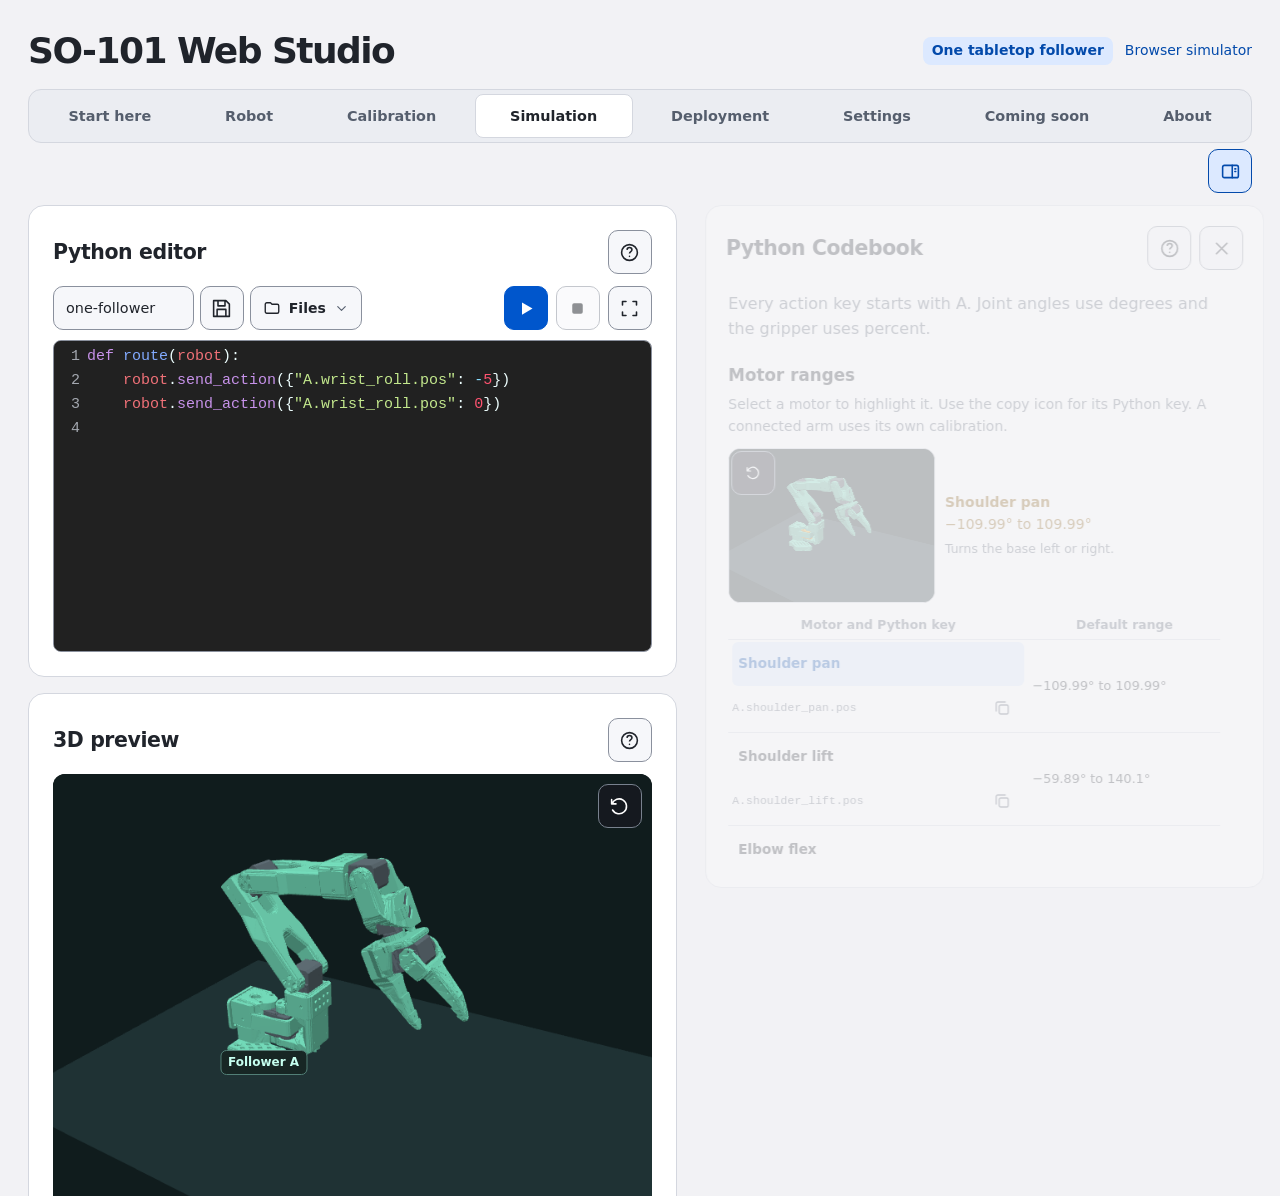
<file: codebook.html>
<!doctype html>
<html lang="en">
<meta charset="utf-8">
<meta http-equiv="refresh" content="0; url=index.html#codebook">
<title>SO-101 Python Codebook</title>
<p><a href="index.html#codebook">Open the Python Codebook in Web Studio</a></p>
</html>
</file>
<file: vendor/codemirror.css>
/* BASICS */

.CodeMirror {
  /* Set height, width, borders, and global font properties here */
  font-family: monospace;
  height: 300px;
  color: black;
  direction: ltr;
}

/* PADDING */

.CodeMirror-lines {
  padding: 4px 0; /* Vertical padding around content */
}
.CodeMirror pre.CodeMirror-line,
.CodeMirror pre.CodeMirror-line-like {
  padding: 0 4px; /* Horizontal padding of content */
}

.CodeMirror-scrollbar-filler, .CodeMirror-gutter-filler {
  background-color: white; /* The little square between H and V scrollbars */
}

/* GUTTER */

.CodeMirror-gutters {
  border-right: 1px solid #ddd;
  background-color: #f7f7f7;
  white-space: nowrap;
}
.CodeMirror-linenumbers {}
.CodeMirror-linenumber {
  padding: 0 3px 0 5px;
  min-width: 20px;
  text-align: right;
  color: #999;
  white-space: nowrap;
}

.CodeMirror-guttermarker { color: black; }
.CodeMirror-guttermarker-subtle { color: #999; }

/* CURSOR */

.CodeMirror-cursor {
  border-left: 1px solid black;
  border-right: none;
  width: 0;
}
/* Shown when moving in bi-directional text */
.CodeMirror div.CodeMirror-secondarycursor {
  border-left: 1px solid silver;
}
.cm-fat-cursor .CodeMirror-cursor {
  width: auto;
  border: 0 !important;
  background: #7e7;
}
.cm-fat-cursor div.CodeMirror-cursors {
  z-index: 1;
}
.cm-fat-cursor .CodeMirror-line::selection,
.cm-fat-cursor .CodeMirror-line > span::selection, 
.cm-fat-cursor .CodeMirror-line > span > span::selection { background: transparent; }
.cm-fat-cursor .CodeMirror-line::-moz-selection,
.cm-fat-cursor .CodeMirror-line > span::-moz-selection,
.cm-fat-cursor .CodeMirror-line > span > span::-moz-selection { background: transparent; }
.cm-fat-cursor { caret-color: transparent; }
@-moz-keyframes blink {
  0% {}
  50% { background-color: transparent; }
  100% {}
}
@-webkit-keyframes blink {
  0% {}
  50% { background-color: transparent; }
  100% {}
}
@keyframes blink {
  0% {}
  50% { background-color: transparent; }
  100% {}
}

/* Can style cursor different in overwrite (non-insert) mode */
.CodeMirror-overwrite .CodeMirror-cursor {}

.cm-tab { display: inline-block; text-decoration: inherit; }

.CodeMirror-rulers {
  position: absolute;
  left: 0; right: 0; top: -50px; bottom: 0;
  overflow: hidden;
}
.CodeMirror-ruler {
  border-left: 1px solid #ccc;
  top: 0; bottom: 0;
  position: absolute;
}

/* DEFAULT THEME */

.cm-s-default .cm-header {color: blue;}
.cm-s-default .cm-quote {color: #090;}
.cm-negative {color: #d44;}
.cm-positive {color: #292;}
.cm-header, .cm-strong {font-weight: bold;}
.cm-em {font-style: italic;}
.cm-link {text-decoration: underline;}
.cm-strikethrough {text-decoration: line-through;}

.cm-s-default .cm-keyword {color: #708;}
.cm-s-default .cm-atom {color: #219;}
.cm-s-default .cm-number {color: #164;}
.cm-s-default .cm-def {color: #00f;}
.cm-s-default .cm-variable,
.cm-s-default .cm-punctuation,
.cm-s-default .cm-property,
.cm-s-default .cm-operator {}
.cm-s-default .cm-variable-2 {color: #05a;}
.cm-s-default .cm-variable-3, .cm-s-default .cm-type {color: #085;}
.cm-s-default .cm-comment {color: #a50;}
.cm-s-default .cm-string {color: #a11;}
.cm-s-default .cm-string-2 {color: #f50;}
.cm-s-default .cm-meta {color: #555;}
.cm-s-default .cm-qualifier {color: #555;}
.cm-s-default .cm-builtin {color: #30a;}
.cm-s-default .cm-bracket {color: #997;}
.cm-s-default .cm-tag {color: #170;}
.cm-s-default .cm-attribute {color: #00c;}
.cm-s-default .cm-hr {color: #999;}
.cm-s-default .cm-link {color: #00c;}

.cm-s-default .cm-error {color: #f00;}
.cm-invalidchar {color: #f00;}

.CodeMirror-composing { border-bottom: 2px solid; }

/* Default styles for common addons */

div.CodeMirror span.CodeMirror-matchingbracket {color: #0b0;}
div.CodeMirror span.CodeMirror-nonmatchingbracket {color: #a22;}
.CodeMirror-matchingtag { background: rgba(255, 150, 0, .3); }
.CodeMirror-activeline-background {background: #e8f2ff;}

/* STOP */

/* The rest of this file contains styles related to the mechanics of
   the editor. You probably shouldn't touch them. */

.CodeMirror {
  position: relative;
  overflow: hidden;
  background: white;
}

.CodeMirror-scroll {
  overflow: scroll !important; /* Things will break if this is overridden */
  /* 50px is the magic margin used to hide the element's real scrollbars */
  /* See overflow: hidden in .CodeMirror */
  margin-bottom: -50px; margin-right: -50px;
  padding-bottom: 50px;
  height: 100%;
  outline: none; /* Prevent dragging from highlighting the element */
  position: relative;
  z-index: 0;
}
.CodeMirror-sizer {
  position: relative;
  border-right: 50px solid transparent;
}

/* The fake, visible scrollbars. Used to force redraw during scrolling
   before actual scrolling happens, thus preventing shaking and
   flickering artifacts. */
.CodeMirror-vscrollbar, .CodeMirror-hscrollbar, .CodeMirror-scrollbar-filler, .CodeMirror-gutter-filler {
  position: absolute;
  z-index: 6;
  display: none;
  outline: none;
}
.CodeMirror-vscrollbar {
  right: 0; top: 0;
  overflow-x: hidden;
  overflow-y: scroll;
}
.CodeMirror-hscrollbar {
  bottom: 0; left: 0;
  overflow-y: hidden;
  overflow-x: scroll;
}
.CodeMirror-scrollbar-filler {
  right: 0; bottom: 0;
}
.CodeMirror-gutter-filler {
  left: 0; bottom: 0;
}

.CodeMirror-gutters {
  position: absolute; left: 0; top: 0;
  min-height: 100%;
  z-index: 3;
}
.CodeMirror-gutter {
  white-space: normal;
  height: 100%;
  display: inline-block;
  vertical-align: top;
  margin-bottom: -50px;
}
.CodeMirror-gutter-wrapper {
  position: absolute;
  z-index: 4;
  background: none !important;
  border: none !important;
}
.CodeMirror-gutter-background {
  position: absolute;
  top: 0; bottom: 0;
  z-index: 4;
}
.CodeMirror-gutter-elt {
  position: absolute;
  cursor: default;
  z-index: 4;
}
.CodeMirror-gutter-wrapper ::selection { background-color: transparent }
.CodeMirror-gutter-wrapper ::-moz-selection { background-color: transparent }

.CodeMirror-lines {
  cursor: text;
  min-height: 1px; /* prevents collapsing before first draw */
}
.CodeMirror pre.CodeMirror-line,
.CodeMirror pre.CodeMirror-line-like {
  /* Reset some styles that the rest of the page might have set */
  -moz-border-radius: 0; -webkit-border-radius: 0; border-radius: 0;
  border-width: 0;
  background: transparent;
  font-family: inherit;
  font-size: inherit;
  margin: 0;
  white-space: pre;
  word-wrap: normal;
  line-height: inherit;
  color: inherit;
  z-index: 2;
  position: relative;
  overflow: visible;
  -webkit-tap-highlight-color: transparent;
  -webkit-font-variant-ligatures: contextual;
  font-variant-ligatures: contextual;
}
.CodeMirror-wrap pre.CodeMirror-line,
.CodeMirror-wrap pre.CodeMirror-line-like {
  word-wrap: break-word;
  white-space: pre-wrap;
  word-break: normal;
}

.CodeMirror-linebackground {
  position: absolute;
  left: 0; right: 0; top: 0; bottom: 0;
  z-index: 0;
}

.CodeMirror-linewidget {
  position: relative;
  z-index: 2;
  padding: 0.1px; /* Force widget margins to stay inside of the container */
}

.CodeMirror-widget {}

.CodeMirror-rtl pre { direction: rtl; }

.CodeMirror-code {
  outline: none;
}

/* Force content-box sizing for the elements where we expect it */
.CodeMirror-scroll,
.CodeMirror-sizer,
.CodeMirror-gutter,
.CodeMirror-gutters,
.CodeMirror-linenumber {
  -moz-box-sizing: content-box;
  box-sizing: content-box;
}

.CodeMirror-measure {
  position: absolute;
  width: 100%;
  height: 0;
  overflow: hidden;
  visibility: hidden;
}

.CodeMirror-cursor {
  position: absolute;
  pointer-events: none;
}
.CodeMirror-measure pre { position: static; }

div.CodeMirror-cursors {
  visibility: hidden;
  position: relative;
  z-index: 3;
}
div.CodeMirror-dragcursors {
  visibility: visible;
}

.CodeMirror-focused div.CodeMirror-cursors {
  visibility: visible;
}

.CodeMirror-selected { background: #d9d9d9; }
.CodeMirror-focused .CodeMirror-selected { background: #d7d4f0; }
.CodeMirror-crosshair { cursor: crosshair; }
.CodeMirror-line::selection, .CodeMirror-line > span::selection, .CodeMirror-line > span > span::selection { background: #d7d4f0; }
.CodeMirror-line::-moz-selection, .CodeMirror-line > span::-moz-selection, .CodeMirror-line > span > span::-moz-selection { background: #d7d4f0; }

.cm-searching {
  background-color: #ffa;
  background-color: rgba(255, 255, 0, .4);
}

/* Used to force a border model for a node */
.cm-force-border { padding-right: .1px; }

@media print {
  /* Hide the cursor when printing */
  .CodeMirror div.CodeMirror-cursors {
    visibility: hidden;
  }
}

/* See issue #2901 */
.cm-tab-wrap-hack:after { content: ''; }

/* Help users use markselection to safely style text background */
span.CodeMirror-selectedtext { background: none; }
</file>
<file: vendor/codemirror-theme.css>
/*
  Name:       material
  Author:     Mattia Astorino (http://github.com/equinusocio)
  Website:    https://material-theme.site/
*/

.cm-s-material-darker.CodeMirror {
  background-color: #212121;
  color: #EEFFFF;
}

.cm-s-material-darker .CodeMirror-gutters {
  background: #212121;
  color: #545454;
  border: none;
}

.cm-s-material-darker .CodeMirror-guttermarker,
.cm-s-material-darker .CodeMirror-guttermarker-subtle,
.cm-s-material-darker .CodeMirror-linenumber {
  color: #545454;
}

.cm-s-material-darker .CodeMirror-cursor {
  border-left: 1px solid #FFCC00;
}

.cm-s-material-darker div.CodeMirror-selected {
  background: rgba(97, 97, 97, 0.2);
}

.cm-s-material-darker.CodeMirror-focused div.CodeMirror-selected {
  background: rgba(97, 97, 97, 0.2);
}

.cm-s-material-darker .CodeMirror-line::selection,
.cm-s-material-darker .CodeMirror-line>span::selection,
.cm-s-material-darker .CodeMirror-line>span>span::selection {
  background: rgba(128, 203, 196, 0.2);
}

.cm-s-material-darker .CodeMirror-line::-moz-selection,
.cm-s-material-darker .CodeMirror-line>span::-moz-selection,
.cm-s-material-darker .CodeMirror-line>span>span::-moz-selection {
  background: rgba(128, 203, 196, 0.2);
}

.cm-s-material-darker .CodeMirror-activeline-background {
  background: rgba(0, 0, 0, 0.5);
}

.cm-s-material-darker .cm-keyword {
  color: #C792EA;
}

.cm-s-material-darker .cm-operator {
  color: #89DDFF;
}

.cm-s-material-darker .cm-variable-2 {
  color: #EEFFFF;
}

.cm-s-material-darker .cm-variable-3,
.cm-s-material-darker .cm-type {
  color: #f07178;
}

.cm-s-material-darker .cm-builtin {
  color: #FFCB6B;
}

.cm-s-material-darker .cm-atom {
  color: #F78C6C;
}

.cm-s-material-darker .cm-number {
  color: #FF5370;
}

.cm-s-material-darker .cm-def {
  color: #82AAFF;
}

.cm-s-material-darker .cm-string {
  color: #C3E88D;
}

.cm-s-material-darker .cm-string-2 {
  color: #f07178;
}

.cm-s-material-darker .cm-comment {
  color: #545454;
}

.cm-s-material-darker .cm-variable {
  color: #f07178;
}

.cm-s-material-darker .cm-tag {
  color: #FF5370;
}

.cm-s-material-darker .cm-meta {
  color: #FFCB6B;
}

.cm-s-material-darker .cm-attribute {
  color: #C792EA;
}

.cm-s-material-darker .cm-property {
  color: #C792EA;
}

.cm-s-material-darker .cm-qualifier {
  color: #DECB6B;
}

.cm-s-material-darker .cm-variable-3,
.cm-s-material-darker .cm-type {
  color: #DECB6B;
}


.cm-s-material-darker .cm-error {
  color: rgba(255, 255, 255, 1.0);
  background-color: #FF5370;
}

.cm-s-material-darker .CodeMirror-matchingbracket {
  text-decoration: underline;
  color: white !important;
}
</file>
<file: vendor/codemirror-hint.css>
.CodeMirror-hints {
  position: absolute;
  z-index: 10;
  overflow: hidden;
  list-style: none;

  margin: 0;
  padding: 2px;

  -webkit-box-shadow: 2px 3px 5px rgba(0,0,0,.2);
  -moz-box-shadow: 2px 3px 5px rgba(0,0,0,.2);
  box-shadow: 2px 3px 5px rgba(0,0,0,.2);
  border-radius: 3px;
  border: 1px solid silver;

  background: white;
  font-size: 90%;
  font-family: monospace;

  max-height: 20em;
  overflow-y: auto;
  box-sizing: border-box;
}

.CodeMirror-hint {
  margin: 0;
  padding: 0 4px;
  border-radius: 2px;
  white-space: pre;
  color: black;
  cursor: pointer;
}

li.CodeMirror-hint-active {
  background: #08f;
  color: white;
}
</file>
<file: studio.css>
:root {
  color-scheme: dark;
  --bg: #17181b;
  --panel: #202125;
  --surface: #2b2d33;
  --input: #191a1e;
  --edge: #3c3e46;
  --control-edge: #656b78;
  --muted: #bcc2ce;
  --ink: #f4f5f8;
  --accent: #9ac2ff;
  --selection: #263e60;
  --action: #80b3ff;
  --action-ink: #101e35;
  --gold: #ffca72;
  --live: #7edbfc;
  --stop: #efad91;
}
@media (prefers-color-scheme: light) {
  :root {
    color-scheme: light;
    --bg: #f2f2f5;
    --panel: #fff;
    --surface: #ebedf2;
    --input: #f6f7fa;
    --edge: #d4d7df;
    --control-edge: #8a909d;
    --muted: #555e6d;
    --ink: #20242b;
    --accent: #034aab;
    --selection: #dce9ff;
    --action: #0056cc;
    --action-ink: #fff;
    --gold: #805000;
    --live: #005578;
    --stop: #a4221e;
  }
}

* { box-sizing: border-box; }
body { margin: 0; min-height: 100dvh; display: flex; flex-direction: column; background: var(--bg); color: var(--ink); font: 16px/1.55 system-ui, sans-serif; }
main { max-width: 1280px; width: 100%; margin-inline: auto; padding: 30px 28px 52px; }
header, .rail, .actions, .workspace-tools, .panel-tools { display: flex; align-items: center; gap: 8px; flex-wrap: wrap; }
header, .rail { justify-content: space-between; }
header { gap: 10px 24px; }
h1, h2, h3, p { margin: 0; }
h1 { font-size: clamp(1.5rem, 3.2vw, 2.25rem); letter-spacing: -.043em; line-height: 1.15; }
h2 { font-size: 1.28rem; letter-spacing: -.02em; line-height: 1.25; }
h3 { font-size: 1.06rem; line-height: 1.35; }
p { margin-block: 8px; color: var(--muted); }
strong { color: var(--ink); }
a, summary { color: var(--accent); text-underline-offset: .18em; }
:focus-visible { outline: 2px solid var(--accent); outline-offset: 3px; }
button, input, select, textarea {
  color: inherit;
  font: inherit;
  background: var(--input);
  border: 1px solid var(--control-edge);
  border-radius: 10px;
  padding: 8px 12px;
  max-width: 100%;
}
button, select { min-height: 44px; }
button { cursor: pointer; font-weight: 620; }
button:hover:not(:disabled) { border-color: var(--accent); }
button:active:not(:disabled) { filter: brightness(.86); }
button:disabled { opacity: .5; cursor: default; }
button[aria-pressed="true"], button[aria-checked="true"] {
  background: var(--selection);
  border-color: var(--accent);
  color: var(--accent);
}
button.primary { background: var(--action); border-color: var(--action); color: var(--action-ink); }
button.stop { border-color: var(--stop); }
label { display: block; margin-top: 8px; }
textarea { display: block; width: 100%; min-height: 155px; resize: vertical; tab-size: 4; }
pre, code, textarea { font-family: ui-monospace, SFMono-Regular, Consolas, monospace; }
pre { margin-block: 10px; overflow-wrap: anywhere; white-space: pre-wrap; color: var(--muted); }
pre:empty { display: none; }
figure { margin: 0; }
figcaption { margin-top: 8px; color: var(--muted); font-size: .875rem; }
canvas { display: block; width: 100%; aspect-ratio: 4/3; background: #101c1d; border-radius: 12px; cursor: grab; touch-action: none; }
details { margin-top: 14px; }
summary { cursor: pointer; }
[hidden] { display: none !important; }
.studio-glyphs { position: absolute; inset: 0 auto auto 0; pointer-events: none; }

.workspace-tabs {
  display: flex;
  gap: 3px;
  padding: 4px;
  margin: 18px 0 6px;
  border: 1px solid var(--edge);
  border-radius: 13px;
  background: var(--surface);
}
.workspace-tabs [role="tab"] {
  flex: 1 0 auto;
  min-width: 0;
  border: 1px solid transparent;
  border-radius: 8px;
  padding: 5px 8px;
  background: transparent;
  color: var(--muted);
  font-size: .9rem;
}
.workspace-tabs [aria-selected="true"] { background: var(--panel); border-color: var(--edge); color: var(--ink); }
.workspace-tabs [role="tab"]:focus-visible { outline-offset: -3px; }
.workspace-tools { justify-content: flex-end; margin-bottom: 12px; }
#connection, #mode-status { margin: 0; font-size: .875rem; }
.studio-header-status { display: flex; align-items: center; flex-wrap: wrap; justify-content: flex-end; gap: 6px 12px; margin-inline-start: auto; }
#mode-status { padding: 3px 9px; border-radius: 8px; background: var(--selection); color: var(--accent); font-weight: 650; }
.icon-action {
  position: relative;
  display: grid;
  place-items: center;
  width: 44px;
  min-width: 44px;
  height: 44px;
  padding: 0;
}
.icon-action::after {
  content: attr(aria-label);
  position: absolute;
  z-index: 3;
  inset: calc(100% + 6px) 0 auto auto;
  width: max-content;
  max-width: 13rem;
  padding: 4px 8px;
  border: 1px solid var(--edge);
  border-radius: 6px;
  box-shadow: 0 2px 8px #0003;
  background: var(--panel);
  color: var(--ink);
  font-size: .78rem;
  font-weight: 500;
  text-align: start;
  pointer-events: none;
  visibility: hidden;
}
@media (hover: hover) {
  .icon-action:hover:not(:disabled)::after { visibility: visible; transition: visibility 0s .45s; }
}
.icon-action:focus-visible::after { visibility: visible; }
#guide-play::after, #preview::after, #program-import::after { inset-inline: 0 auto; }

.grid, .start-layout {
  display: grid;
  grid-template-columns: minmax(0, 1fr) minmax(0, 1fr);
  gap: 16px;
  align-items: start;
}
.panel, .start-steps {
  min-width: 0;
  padding: clamp(16px, 2vw, 24px);
  border: 1px solid var(--edge);
  border-radius: 16px;
  background: var(--panel);
}
.setup-panel { max-width: 880px; }
.actions { margin-top: 12px; }
.actions label, .rail label { margin: 0; }
.rail { margin-bottom: 12px; min-height: 44px; }
.panel-tools { justify-content: flex-end; flex-wrap: nowrap; }
.preview-stage { position: relative; }
.preview-reset { position: absolute; inset: 10px 10px auto auto; background: #15191f; color: #fff; border-color: #78818e; }
.fields { display: grid; grid-template-columns: auto minmax(0, 1fr); align-items: center; gap: 8px; margin-top: 12px; }
.fields label { margin: 0; }
.fields input { min-width: 0; }
.status { white-space: pre-wrap; overflow-wrap: anywhere; color: var(--accent); }
.status:empty { display: none; }
#active-motor { font-weight: 650; color: var(--gold); }
#active-motor[data-mode="physical"] { color: var(--live); }
#replay { margin-top: 24px; border-top: 1px solid var(--edge); padding-top: 18px; }

#program { grid-template-areas: "editor preview"; }
#program-editor { grid-area: editor; }
#program > #simulation-side-panel { grid-area: preview; }
#codebook-panel { grid-area: codebook; }
#program.has-codebook {
  grid-template-areas: "editor codebook" "preview codebook";
  grid-template-columns: minmax(0, 1.16fr) minmax(0, 1fr);
}
@media (min-width: 821px) {
  #program.has-codebook #codebook-panel { position: sticky; top: 12px; }
  #program.has-codebook #codebook-panel:not([hidden]) { animation: reveal-codebook .22s ease-out; }
  @keyframes reveal-codebook {
    from { opacity: 0; transform: translateX(16px); }
    to { opacity: 1; transform: translateX(0); }
  }
}
@media (prefers-reduced-motion: reduce) {
  #program.has-codebook #codebook-panel:not([hidden]) { animation: none; }
}

.start-steps h2 { margin-bottom: 10px; }
.start-steps ol { margin: 0; padding: 0; list-style: none; counter-reset: step; }
.start-steps li { border-top: 1px solid var(--edge); counter-increment: step; }
.start-steps li button {
  display: grid;
  width: 100%;
  grid-template-columns: 1.5rem minmax(0, 1fr) auto;
  align-items: center;
  gap: 8px;
  border: none;
  background: transparent;
  text-align: start;
  padding: 10px 4px;
}
.start-steps li button:hover { background: var(--surface); }
.start-steps li button::before { content: counter(step); color: var(--accent); font-variant-numeric: tabular-nums; }
.start-steps small { display: block; font-size: .875rem; color: var(--muted); font-weight: 400; }
.start-steps svg { color: var(--muted); }
div.preview-actions { display: flex; gap: 6px; background: none; }
.preview-actions .icon-action:not(.primary) { background: #15191f; color: #fff; border-color: #78818e; }
.preview-label {
  position: absolute;
  z-index: 1;
  transform: translate(-50%, 4px);
  pointer-events: none;
  white-space: nowrap;
  padding: 2px 7px;
  border: 1px solid #527f76;
  border-radius: 6px;
  color: #c6fff0;
  background: #172624;
  font-size: .75rem;
  font-weight: 650;
}
.preview-label.follower-b { border-color: #677fa8; color: #dae8ff; background: #1e2a3e; }
.workspace-page { max-width: 850px; padding: 8px 0; }
.roadmap-list { margin-block: 20px 0; padding-inline-start: 2em; }
.roadmap-list li { padding: 10px 0 8px 8px; border-top: 1px solid var(--edge); }
.roadmap-list li::marker { color: var(--accent); font-weight: 650; }
.roadmap-list h3 { display: inline; }
.stage-status {
  display: inline-block;
  margin-inline-start: 8px;
  padding: 2px 8px;
  border-radius: 999px;
  background: var(--selection);
  color: var(--accent);
  font-size: .78rem;
}
.about-list { margin: 20px 0; }
.about-list > div { border-top: 1px solid var(--edge); padding-block: 10px; }
.about-list dt { font-weight: 650; }
.about-list dd { margin: 3px 0 0; color: var(--muted); }

dialog {
  width: min(530px, calc(100% - 32px));
  max-height: calc(100dvh - 32px);
  overflow: auto;
  padding: 22px;
  border: 1px solid var(--edge);
  border-radius: 18px;
  background: var(--panel);
  color: var(--ink);
}
dialog::backdrop { background: rgb(5 8 15 / .62); backdrop-filter: blur(3px); }
.help-sheet .rail { flex-wrap: nowrap; }
#help-content ol { margin: 12px 0; padding-inline-start: 1.5em; }
#help-content li + li { margin-top: 10px; }
#help-content h3 { margin-top: 16px; }

.studio-footer { margin-top: auto; border-top: 1px solid var(--edge); font-size: .875rem; }
.studio-footer-inner { max-width: 1280px; margin-inline: auto; padding: 15px 28px; display: flex; align-items: baseline; flex-wrap: wrap; gap: 8px 20px; }
.studio-footer p { margin: 0; }
.studio-version { margin-inline-start: 6px; font-variant-numeric: tabular-nums; }
.studio-footer ul { display: flex; flex-wrap: wrap; gap: 6px 14px; margin: 0 0 0 auto; padding: 0; list-style: none; }

@media (max-width: 820px) {
  main { padding: 20px 16px 40px; }
  .grid, .start-layout, #program, #program.has-codebook { grid-template-columns: minmax(0, 1fr); }
  #program { grid-template-areas: "editor" "preview"; }
  #program.has-codebook { grid-template-areas: "editor" "preview" "codebook"; }
  .workspace-tabs { margin-top: 12px; }
  .studio-footer-inner { padding-inline: 16px; }
  .studio-footer ul { flex-basis: 100%; margin-inline-start: 0; }
}
@media (max-width: 640px) {
  .workspace-tabs { display: grid; grid-template-columns: repeat(4, minmax(0, 1fr)); }
  .workspace-tabs [role="tab"] { font-size: .78rem; padding-inline: 3px; }
  .help-sheet {
    position: fixed;
    inset: auto 0 0;
    width: 100%;
    max-width: none;
    max-height: calc(100dvh - 24px);
    margin: 0;
    border-radius: 18px 18px 0 0;
    padding-bottom: max(22px, env(safe-area-inset-bottom));
  }
}

.dropdown-field { min-width: 0; max-width: 100%; }
.dropdown-trigger { display: inline-flex; align-items: center; justify-content: space-between; gap: 8px; text-align: start; }
.dropdown-trigger > span { overflow: hidden; text-overflow: ellipsis; white-space: nowrap; }
.dropdown-trigger > svg, .studio-dropdown button > svg {
  flex: none;
  width: 18px;
  height: 18px;
  fill: none;
  stroke: currentColor;
  stroke-width: 1.8;
  stroke-linecap: round;
  stroke-linejoin: round;
}
.dropdown-trigger > svg:last-child { width: 15px; height: 15px; color: var(--muted); }
.dropdown-trigger[aria-expanded="true"] { border-color: var(--accent); }
.fields .dropdown-trigger, #saved-programs-dialog .dropdown-trigger { width: 100%; }
.port-tools { display: flex; gap: 8px; flex-wrap: wrap; min-width: 0; }
.port-tools input { flex: 1 1 14rem; }

.studio-dropdown {
  position: fixed;
  inset: auto;
  margin: 0;
  max-width: calc(100% - 16px);
  overflow: auto;
  overscroll-behavior: contain;
  padding: 5px;
  border: 1px solid var(--edge);
  border-radius: 12px;
  box-shadow: 0 10px 32px #0004;
  background: var(--panel);
  color: var(--ink);
}
.select-menu { width: max-content; }
.file-menu { width: 19rem; }
.action-menu { width: 16rem; }
.studio-dropdown button {
  display: flex;
  align-items: center;
  gap: 10px;
  width: 100%;
  border: 0;
  border-radius: 7px;
  background: transparent;
  color: var(--ink);
  text-align: start;
  font-weight: 500;
  font-size: .9rem;
}
.studio-dropdown button:hover:not(:disabled),
.studio-dropdown button:focus-visible {
  background: var(--selection);
  color: var(--accent);
  outline-offset: -2px;
}
.select-menu button { justify-content: space-between; }
.select-menu button span { overflow-wrap: anywhere; }
.select-menu button svg { visibility: hidden; }
.select-menu [aria-selected="true"] svg { visibility: visible; color: var(--accent); }
.file-menu [role="group"] + [role="group"] { margin-top: 4px; padding-top: 4px; border-top: 1px solid var(--edge); }
.menu-heading { padding: 6px 12px 3px; color: var(--muted); font-size: .78rem; font-weight: 650; }

.editor-toolbar { display: flex; align-items: center; justify-content: space-between; flex-wrap: wrap; gap: 8px; margin-bottom: 10px; }
.editor-file-tools {
  min-width: 0;
  display: flex;
  align-items: center;
  flex-wrap: wrap;
  gap: 6px;
}
#program-name { width: clamp(7rem, 11vw, 10rem); min-height: 44px; font-size: .9rem; }
.file-trigger { justify-content: center; font-size: .875rem; }

.settings-panel > p { max-width: 52ch; }
.settings-panel > .fields { margin-top: 16px; }
.settings-advanced { border-top: 1px solid var(--edge); padding-top: 12px; }
.settings-advanced summary { font-weight: 600; }

.export-sheet { width: min(940px, calc(100% - 32px)); overflow-x: hidden; }
.export-sheet:has(#export-loading:not([hidden])) { min-height: min(220px, calc(100dvh - 32px)); }
.export-sheet .rail { gap: 10px; }
.export-sheet .panel-tools { margin-inline-start: auto; }
.export-loading { display: flex; gap: 10px; align-items: center; min-height: 100px; justify-content: center; color: var(--muted); }
.export-spinner {
  width: 20px;
  height: 20px;
  border: 2px solid var(--edge);
  border-top-color: var(--accent);
  border-radius: 50%;
  animation: export-spin .75s linear infinite;
}
@keyframes export-spin { to { transform: rotate(360deg); } }
@media (prefers-reduced-motion: reduce) { .export-spinner { animation: none; } }
@media (max-width: 520px) {
  .editor-toolbar .panel-tools { margin-inline-start: auto; }
  .export-sheet { padding: 16px; }
}

.labeled-action { display: inline-flex; align-items: center; gap: 6px; }
.labeled-action svg { width: 17px; height: 17px; }
.rest-actions { border-top: 1px solid var(--edge); margin-top: 18px; padding-top: 12px; }
.rest-actions > span { color: var(--muted); font-size: .875rem; font-weight: 600; margin-inline-end: 4px; }

.calibration-assignment {
  display: flex;
  align-items: center;
  justify-content: space-between;
  flex-wrap: wrap;
  gap: 8px 16px;
  padding: 10px 12px;
  border: 1px solid var(--edge);
  border-radius: 10px;
  background: var(--input);
}
.calibration-assignment p { margin: 2px 0 0; overflow-wrap: anywhere; }

.mode-picker { display: flex; align-items: center; flex-wrap: wrap; gap: 6px 12px; margin-block: 12px; }
.mode-picker label { margin: 0; }
.mode-picker .dropdown-trigger { max-width: min(19rem, 75vw); }
.roadmap-task {
  display: inline-flex;
  align-items: center;
  justify-content: space-between;
  gap: 8px;
  padding: 4px 6px;
  border-color: transparent;
  background: transparent;
  font-size: inherit;
  text-align: start;
}
.roadmap-task svg { flex: none; width: 15px; height: 15px; color: var(--muted); }
.roadmap-task:hover:not(:disabled) { background: var(--selection); }

.arm-calibration-group {
  margin-bottom: 20px;
  padding: clamp(16px, 2vw, 24px);
  border: 1px solid var(--edge);
  border-radius: 16px;
  background: var(--panel);
}
.arm-calibration-group > .panel { padding: 0; border: 0; border-radius: 0; background: transparent; }
.arm-calibration-group > .panel + .panel { margin-top: 20px; padding-top: 20px; border-top: 1px solid var(--edge); }
.calibration-file-toolbar { margin-bottom: 12px; }
.calibration-file-toolbar input { flex: 1 1 160px; min-width: 0; }
.calibration-file-toolbar .icon-action, .calibration-file-toolbar .file-trigger { flex: none; }
.arm-settings > .panel { height: 100%; }
.arm-controls .component-controls { margin-top: 16px; padding: 14px; }
.component-card .rail { flex-wrap: nowrap; }
.component-card .panel-tools { margin-inline-start: auto; }
.card-help { flex: none; }
.component-grid { display: grid; grid-template-columns: repeat(auto-fit, minmax(min(100%, 320px), 1fr)); gap: 16px; }
#robot-components, #settings { grid-template-columns: minmax(0, 1fr); }
.component-card { padding: 20px; border: 1px solid var(--edge); border-radius: 16px; background: var(--panel); min-width: 0; }
.component-card .rail { margin-bottom: 0; }
.component-state { display: flex; align-items: center; gap: 7px; color: var(--muted); font-size: .9rem; }
.component-state::before { content: ""; width: 7px; height: 7px; flex: none; border-radius: 50%; background: var(--muted); }
.component-card[data-connected="true"] .component-state { color: var(--accent); }
.component-card[data-connected="true"] .component-state::before { background: var(--accent); }
.component-calibration, .servo-readback { font-size: .8rem; overflow-wrap: anywhere; }
.component-actions { display: flex; align-items: center; gap: 8px; padding-top: 10px; }
.component-actions button { font-size: .875rem; }
#component-count { color: var(--muted); font-size: .875rem; }
.component-controls .rail h2 { font-size: 1rem; }
@media (max-width: 500px) {
  .component-card { padding: 16px; }
  .component-actions { gap: 6px; }
}

.profile-toolbar { flex-wrap: nowrap; }
.profile-toolbar input { flex: 1 1 auto; min-width: 0; }
.profile-toolbar .icon-action { flex: none; }
</file>
<file: studio-editor.css>
:root {
  --python-surface: #212121;
  --python-text: #eeffff;
}
.cm-s-material-darker.CodeMirror,
.cm-s-material-darker .CodeMirror-gutters { background: var(--python-surface); }
.cm-s-material-darker.CodeMirror { color: var(--python-text); }
#code { min-height: 310px; white-space: pre; }
.editor-frame {
  position: relative;
  padding-left: 2.8rem;
  border: 1px solid var(--control-edge);
  border-radius: 8px;
  overflow: hidden;
  background: var(--input);
}
.editor-frame:focus-within { outline: 2px solid var(--accent); outline-offset: 2px; }
.editor-frame #code { border: 0; border-radius: 0; outline: none; padding: 6px 9px; }
.editor-frame.enhanced { padding-left: 0; }
.editor-frame.enhanced .editor-gutter { display: none; }
.editor-frame .CodeMirror { height: 310px; font: 15px/1.6 ui-monospace, monospace; }
.editor-gutter {
  position: absolute;
  inset: 0 auto 0 0;
  width: 2.8rem;
  overflow: hidden;
  text-align: right;
  padding: 6px 5px;
  color: var(--muted);
  background: var(--bg);
  font: 15px/1.6 ui-monospace, monospace;
  user-select: none;
  white-space: pre;
}
.CodeMirror-hints { background: var(--panel); color: var(--ink); border-color: var(--control-edge); }
.CodeMirror-hint { color: var(--ink); }
.python-api-hint { color: var(--accent); }
#studio:has(#program.editor-expanded:not([hidden])) { max-width: none; }
#program.editor-expanded { grid-template-columns: minmax(0, 1fr); }
#program.editor-expanded #code { min-height: 65vh; }
#program.editor-expanded .CodeMirror { height: 65vh; }
.cm-s-material-darker.CodeMirror .CodeMirror-linenumber { color: #a4a8b0; }
.CodeMirror-hint-active { background: var(--selection); color: var(--ink); }
.cm-s-material-darker.CodeMirror .python-api-hint { color: #b5d2ff; }
#program.editor-expanded { grid-template-areas: "editor" "preview"; }

#export-frame { padding-left: 0; }
#export-frame .CodeMirror, #export-code { height: min(58dvh, 570px); }
#export-code { border: 0; border-radius: 0; padding: 8px 10px; white-space: pre; }
</file>
<file: codebook.css>
#codebook-panel { padding: clamp(12px, 1.6vw, 20px); }
.codebook-body { min-width: 0; container-type: inline-size; }
.codebook-body h3 { margin-top: 22px; font-size: 1.05rem; }
.codebook-body h3:first-child { margin-top: 2px; }
#range-note, #codebook-copy-status { font-size: .875rem; }
.codebook-body pre {
  background: var(--input);
  border: 1px solid var(--edge);
  border-radius: 8px;
  padding: 12px 14px;
  font-size: .875rem;
}
.codebook-body pre.cm-s-material-darker {
  background: var(--python-surface);
  color: var(--python-text);
}
.motor-guide { margin-block: 10px; }
.motor-stage {
  display: grid;
  grid-template-columns: minmax(84px, 42%) minmax(0, 1fr);
  gap: 10px;
  align-items: center;
}
.motor-stage canvas { border: 1px solid var(--edge); }
.motor-caption { margin: 0; color: var(--gold); overflow-wrap: anywhere; }
.motor-caption strong { display: block; color: inherit; }
#motor-motion { margin-block: 4px 0; font-size: .78rem; }
.motor-figure {
  position: relative;
  margin-bottom: 10px;
}
.motor-figure > button {
  position: absolute;
  inset: 3px auto auto 3px;
  background: #15191f;
  color: #fff;
  border-color: #78818e;
}
.motor-figure > button svg { width: 16px; height: 16px; }
.motor-guide table { width: 100%; text-align: start; border-collapse: collapse; table-layout: fixed; }
.motor-guide th, .motor-guide td { padding: 2px 4px; border-bottom: 1px solid var(--edge); }
.motor-guide thead th { font-size: .78rem; font-weight: 600; color: var(--muted); padding-bottom: 5px; }
.motor-guide thead th:first-child { width: 61%; }
.motor-row-controls { display: grid; grid-template-columns: minmax(0, 1fr) 44px; align-items: center; }
.motor-guide tbody th { font-weight: 400; }
.motor-guide button[data-motor] {
  display: grid;
  align-content: center;
  gap: 1px;
  width: 100%;
  border: 0;
  border-radius: 6px;
  padding: 2px 6px;
  background: transparent;
  text-align: start;
  line-height: 1.15;
}
.motor-guide button[data-motor]:hover,
.motor-guide button[data-motor][aria-pressed="true"] { background: var(--selection); }
.motor-guide tbody button:focus-visible { outline-offset: -2px; }
.motor-label { font-size: .85rem; overflow-wrap: anywhere; }
.motor-guide tbody code { font-size: .72rem; overflow-wrap: anywhere; color: var(--muted); }
.default-range { font-size: .8rem; font-variant-numeric: tabular-nums; overflow-wrap: anywhere; }

@container (min-width: 540px) {
  .motor-guide { display: grid; grid-template-columns: minmax(0, .86fr) minmax(0, 1.14fr); gap: 12px; align-items: start; }
  .motor-figure { position: sticky; top: 2px; margin-bottom: 0; }
  .motor-stage { grid-template-columns: minmax(0, 1fr); }
}
@media (min-width: 821px) {
  .codebook-body {
    max-height: min(65vh, 40rem);
    overflow-y: auto;
    padding: 2px 8px 2px 2px;
    scrollbar-gutter: stable;
  }
}

.code-example-title {
  display: flex;
  align-items: center;
  justify-content: space-between;
  gap: 8px;
  margin-top: 14px;
}
.code-example-title h3 { margin: 0; }
.codebook-body .copy-codebook {
  border-color: transparent;
  background: transparent;
  color: var(--muted);
}
.codebook-body .copy-codebook:hover,
.codebook-body .copy-codebook:focus-visible {
  background: var(--selection);
  color: var(--accent);
}

.motor-row-controls { grid-template-columns: minmax(0, 1fr); align-items: stretch; }
.motor-key-list { display: grid; gap: 2px; }
.motor-key-list > div { display: flex; align-items: center; justify-content: space-between; gap: 4px; }
.motor-key-list code { overflow-wrap: anywhere; font-size: .7rem; }
.motor-key-list .icon-action { flex: none; }
</file>
